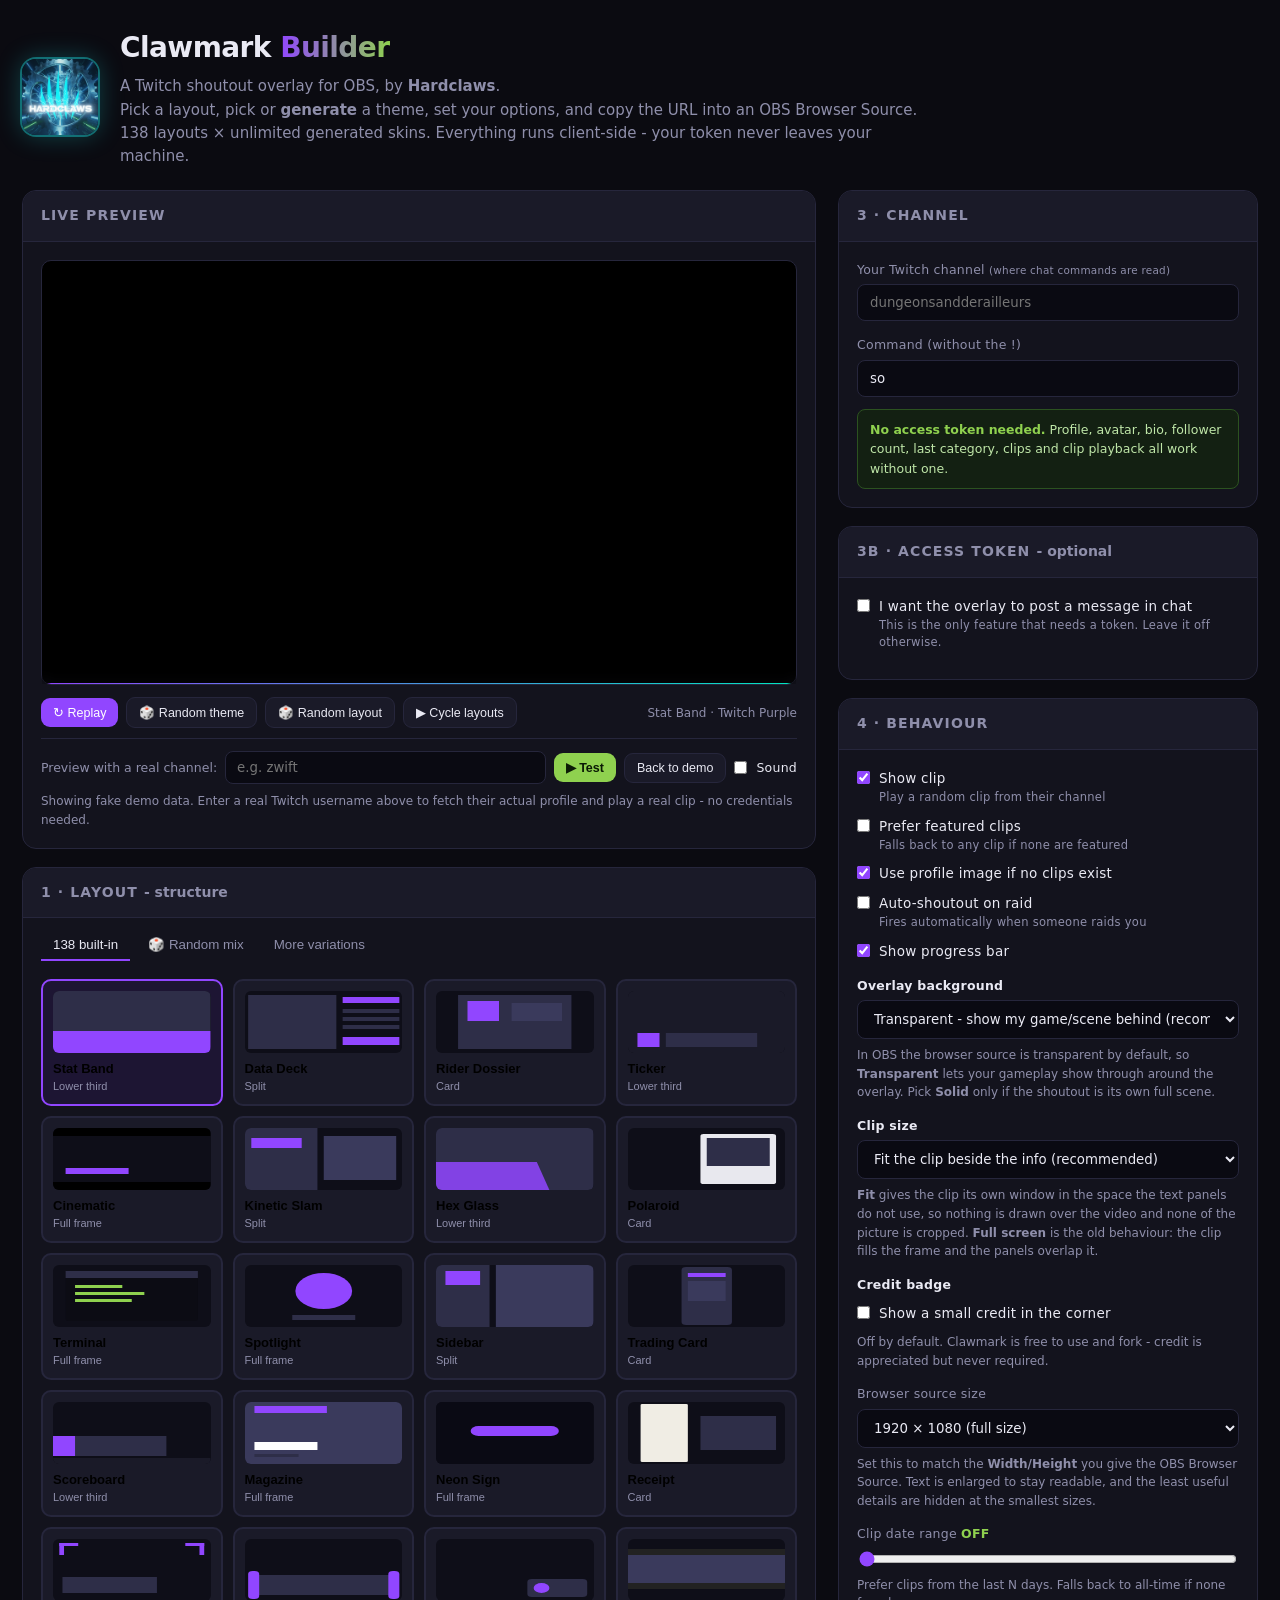
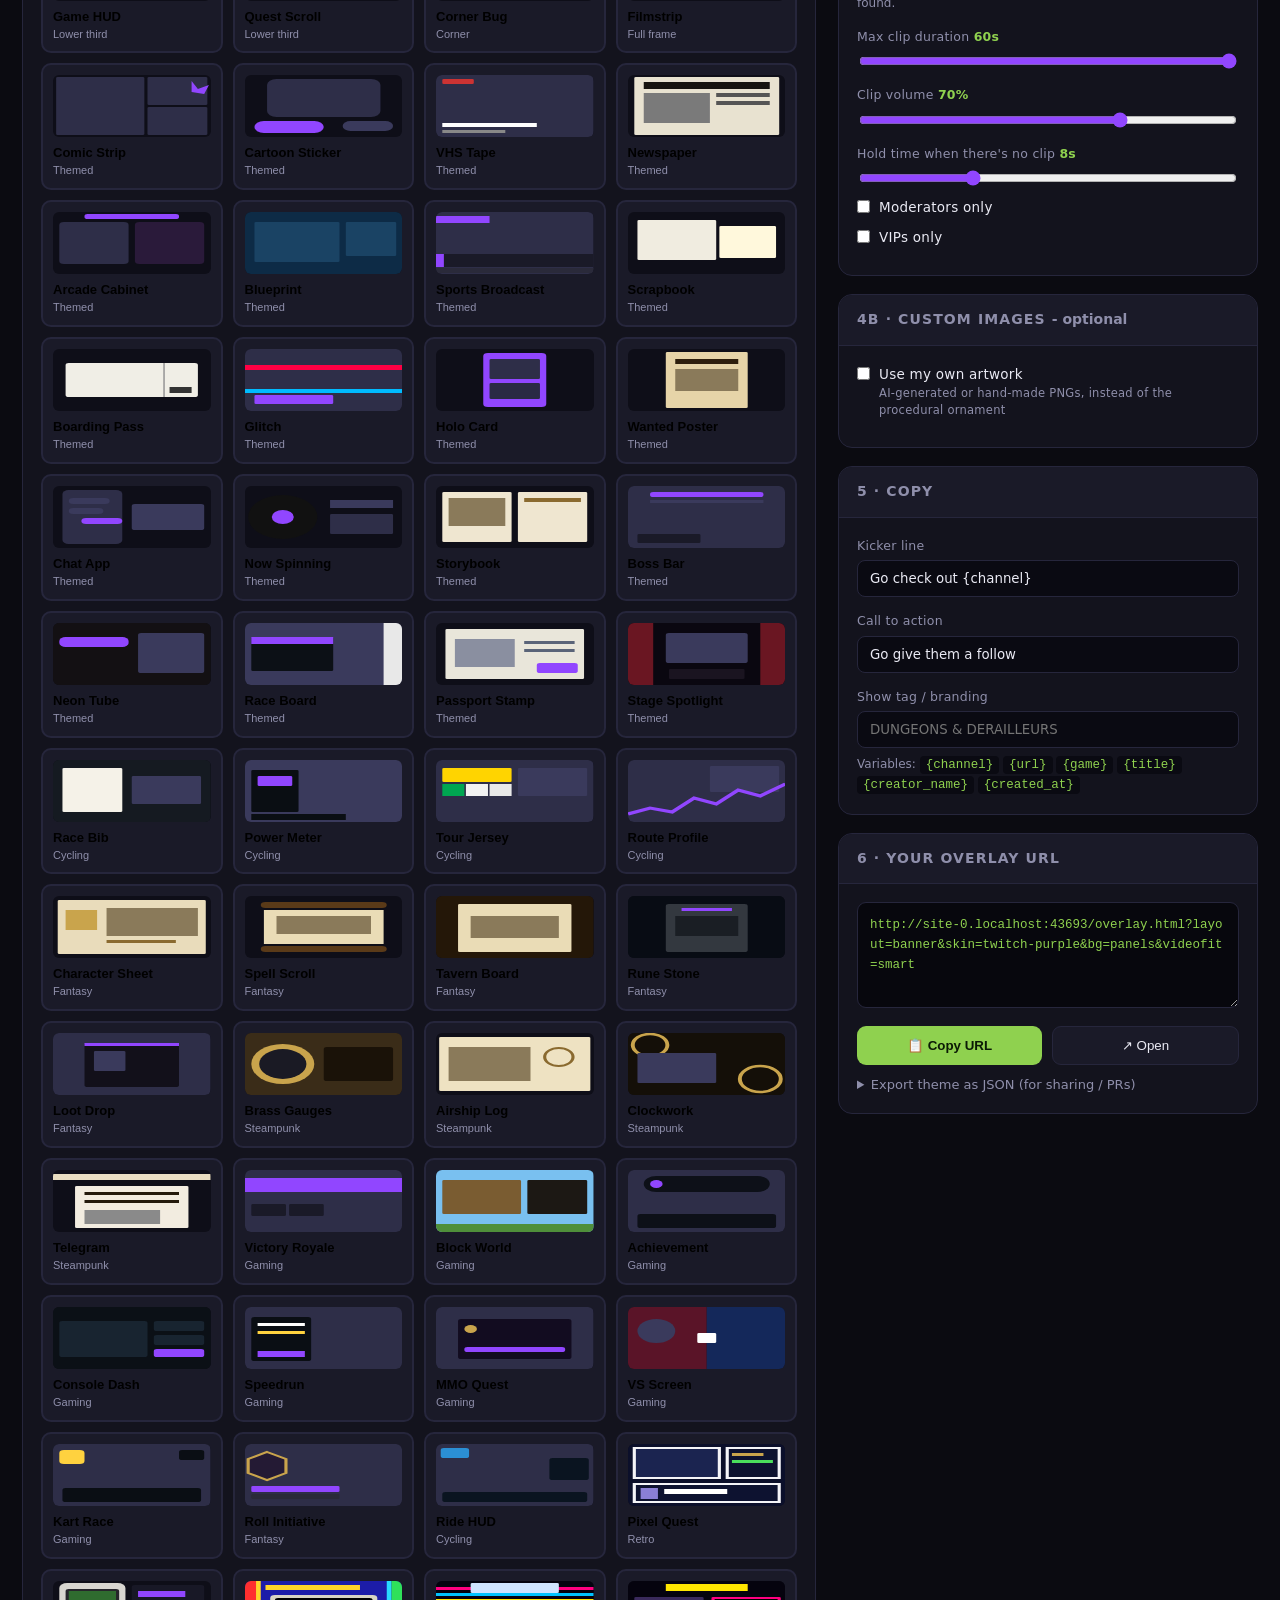
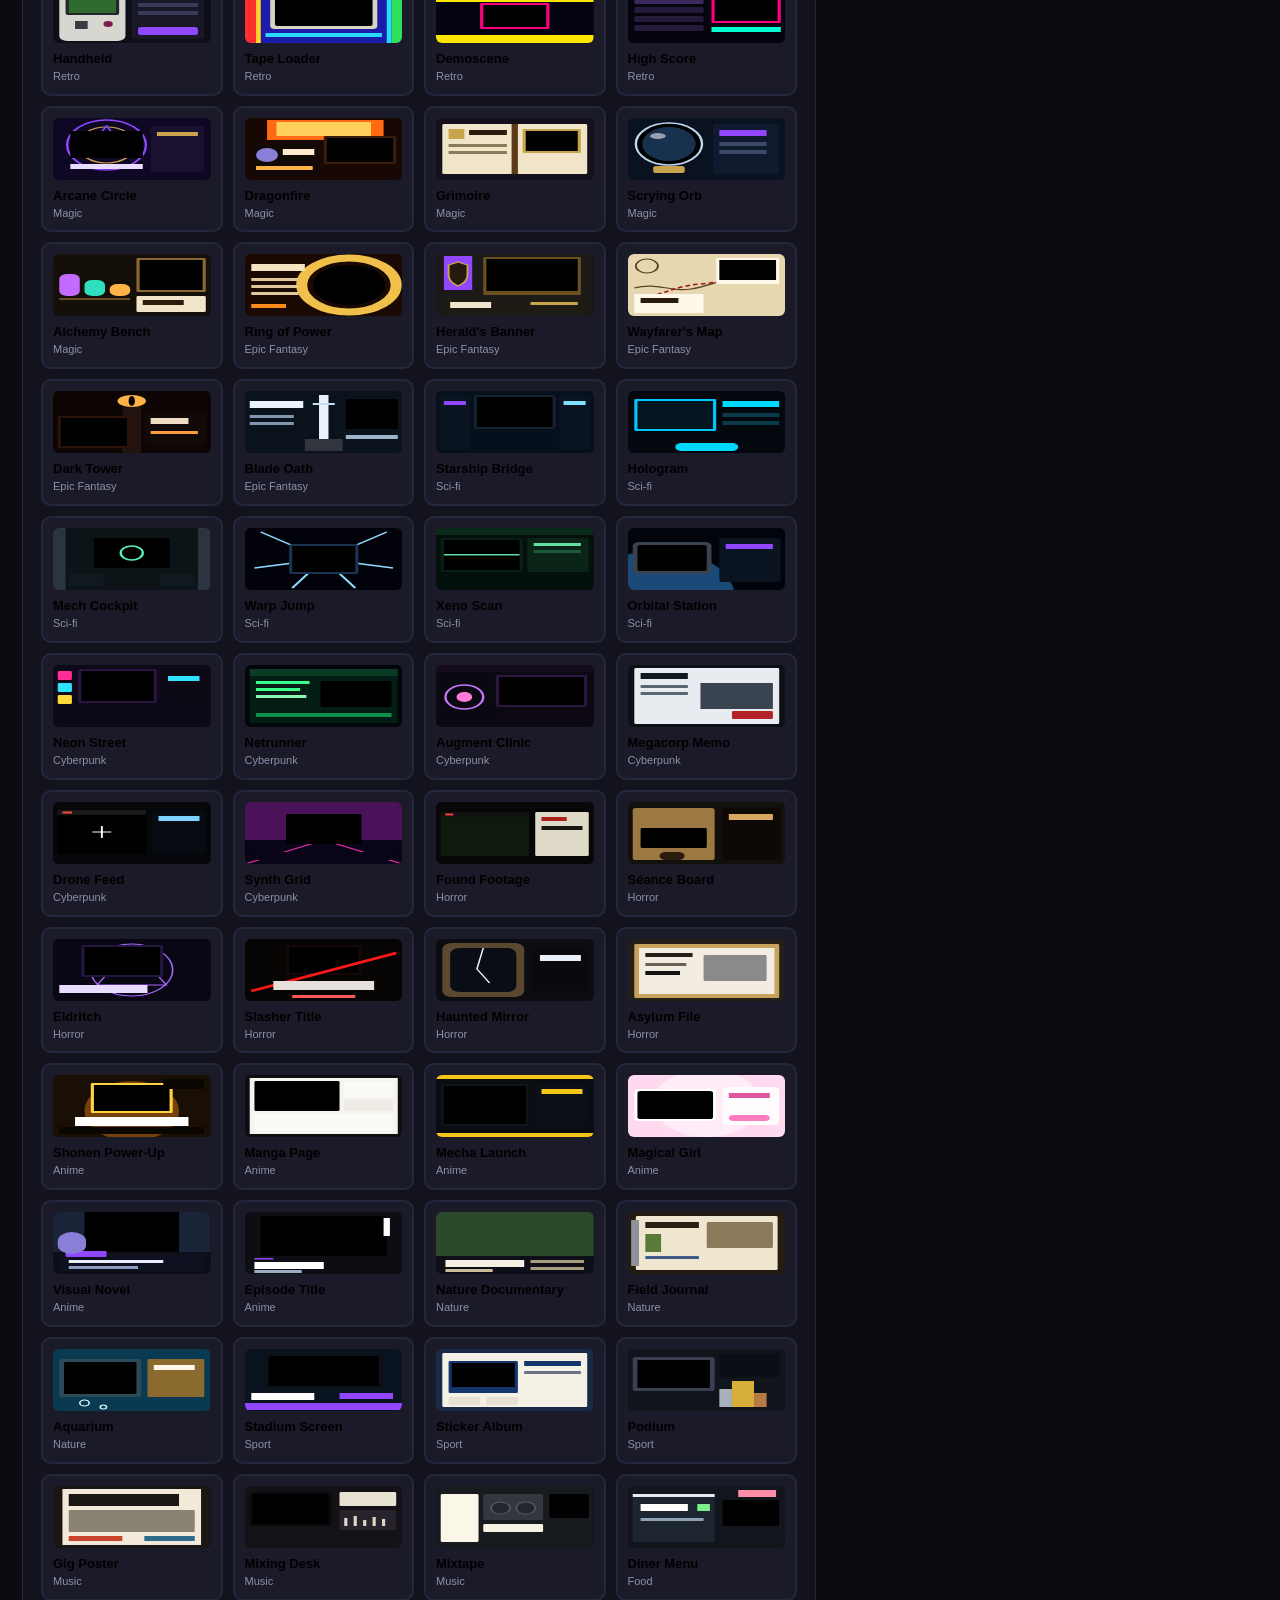
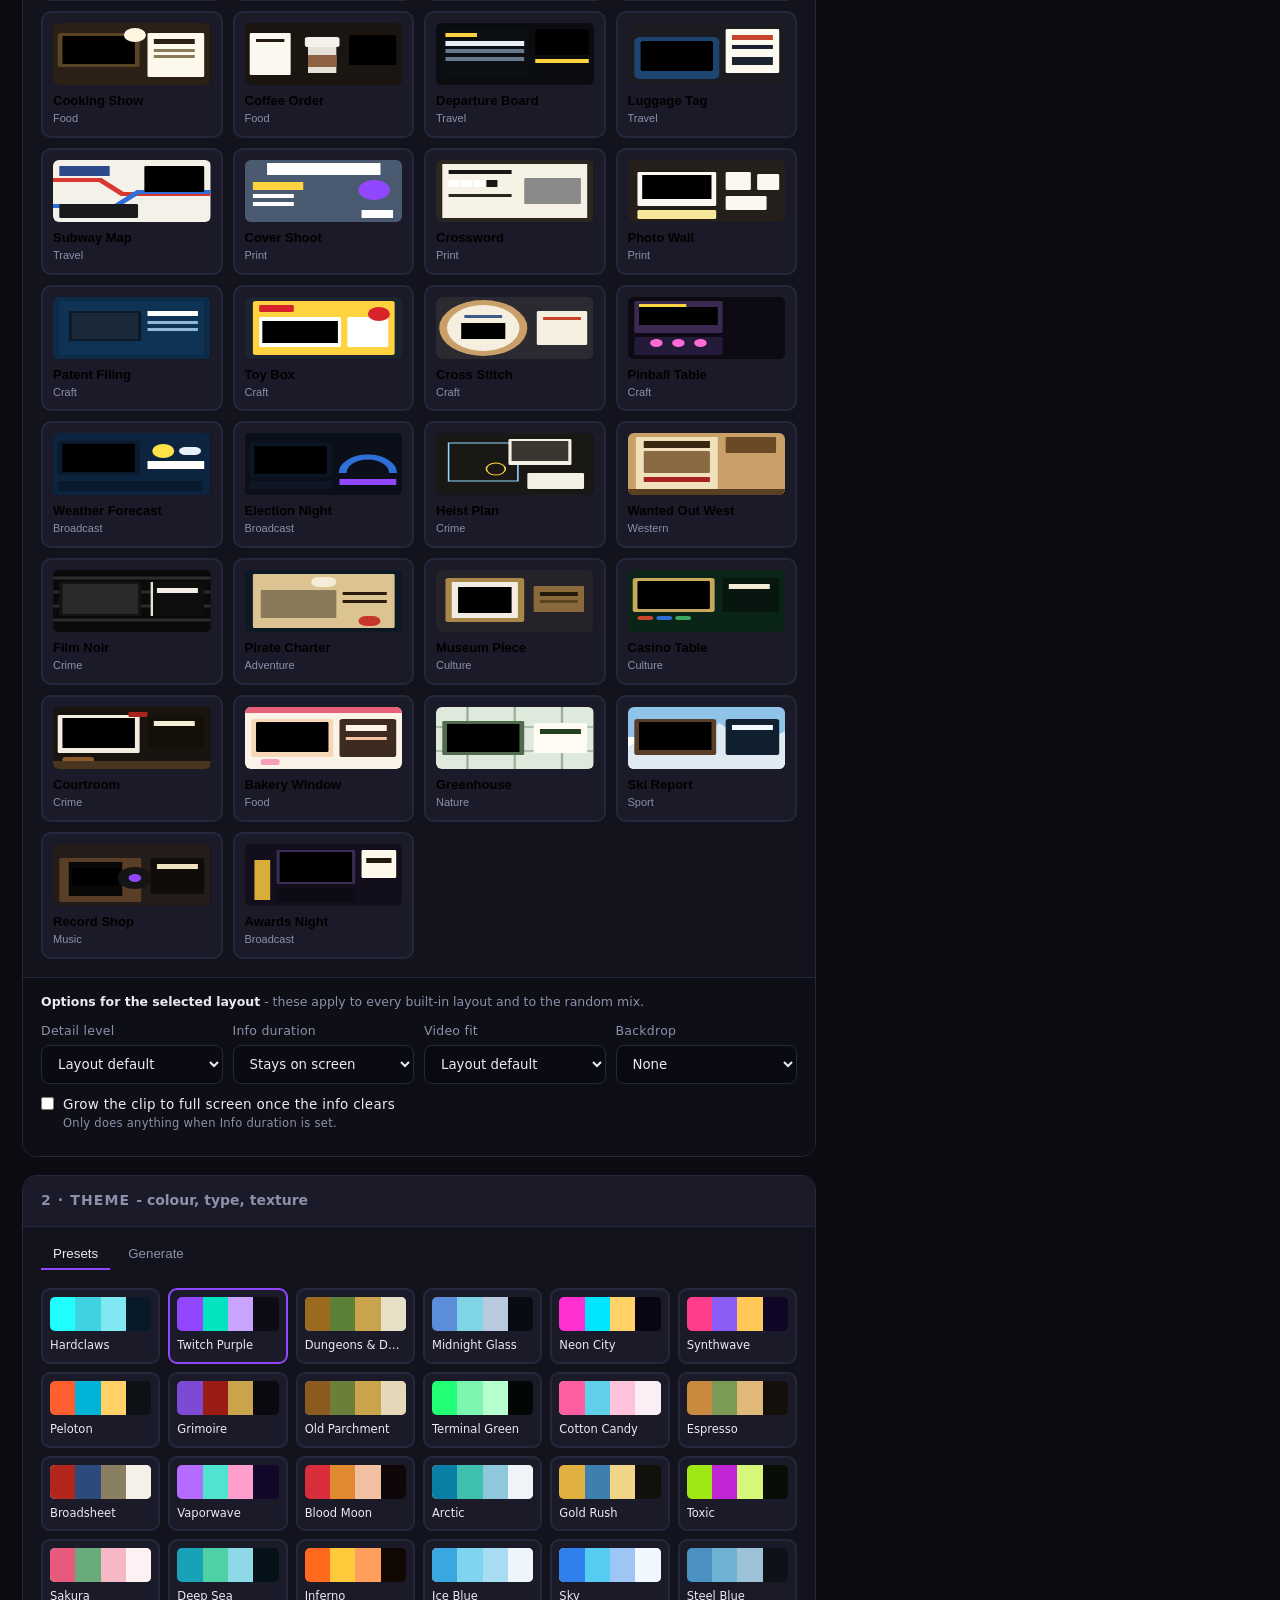
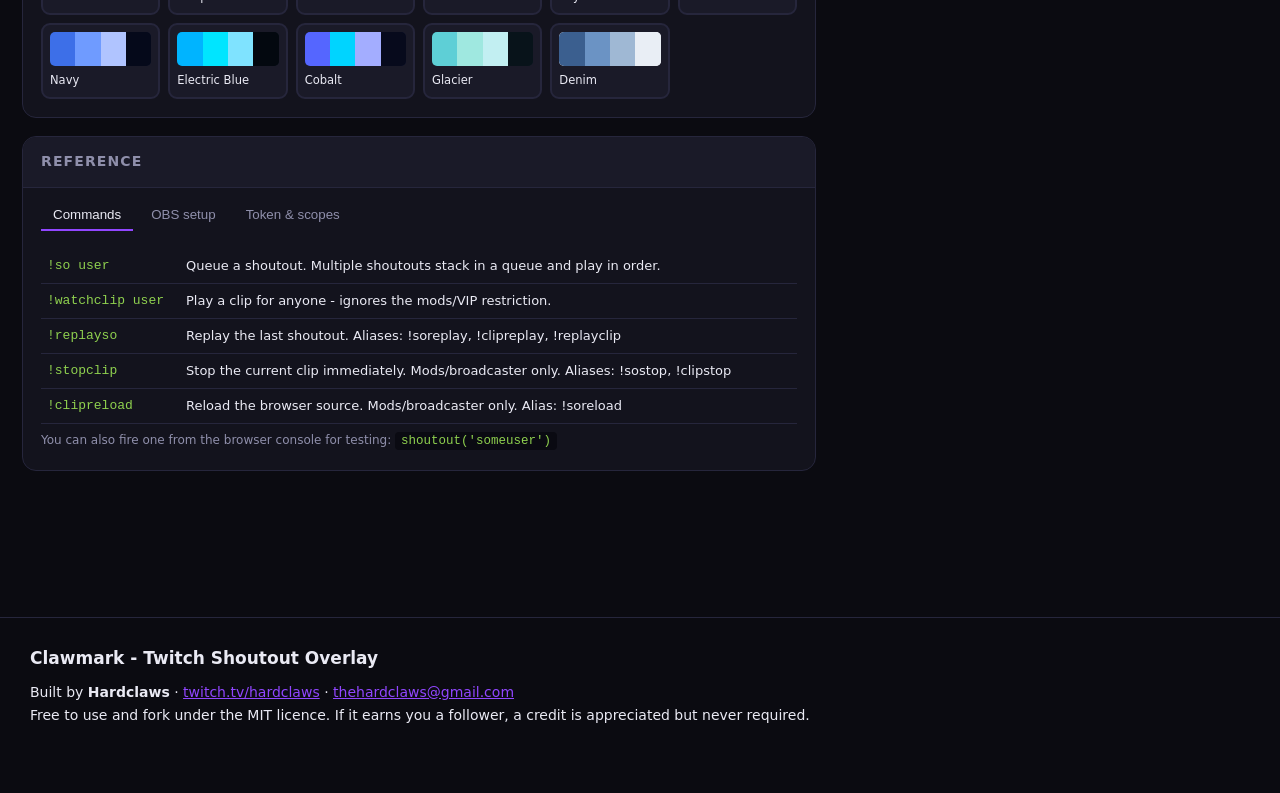
<file: index.html>
<!DOCTYPE html>
<html lang="en">
<head>
<meta charset="utf-8">
<meta name="viewport" content="width=device-width,initial-scale=1">
<title>Clawmark - Twitch Shoutout Overlay Builder</title>
<link rel="icon" href="favicon.ico" sizes="any">
<link rel="icon" type="image/png" href="assets/brand/icon-32.png" sizes="32x32">
<link rel="apple-touch-icon" href="assets/brand/icon-180.png">
<meta name="theme-color" content="#08192a">
<meta name="author" content="Hardclaws">
<meta property="og:title" content="Clawmark - Twitch Shoutout Overlay">
<meta property="og:description" content="138 hand-designed shoutout layouts for OBS. No access token required. By Hardclaws.">
<meta property="og:image" content="assets/brand/social-preview.png">
<meta property="og:type" content="website">
<meta name="twitter:card" content="summary_large_image">
<style>
  *{box-sizing:border-box}
  :root{
    --b:#0b0b11; --s:#13131d; --s2:#1a1a28; --l:#26263c;
    --t:#eaeaf4; --td:#8f8fab; --a:#9146ff; --g:#8fd14f;
  }
  body{margin:0;background:var(--b);color:var(--t);
    font:15px/1.55 "Inter","Segoe UI",system-ui,-apple-system,sans-serif}
  a{color:var(--a)}
  .wrap{max-width:1500px;margin:0 auto;padding:26px 22px 80px}
  header.top{margin-bottom:22px}
  h1{margin:0 0 6px;font-size:28px;letter-spacing:-.02em}
  h1 span{background:linear-gradient(90deg,var(--a),var(--g));-webkit-background-clip:text;background-clip:text;color:transparent}
  .lede{margin:0;color:var(--td);max-width:820px}

  .cols{display:grid;grid-template-columns:1fr 420px;gap:22px;align-items:start}
  @media(max-width:1100px){.cols{grid-template-columns:1fr}}

  .panel{background:var(--s);border:1px solid var(--l);border-radius:14px;overflow:hidden;margin-bottom:18px}
  .panel > h2{margin:0;padding:14px 18px;font-size:14px;letter-spacing:.08em;text-transform:uppercase;
    color:var(--td);border-bottom:1px solid var(--l);background:var(--s2)}
  .panel .in{padding:18px}

  /* preview */
  .stagebox{position:relative;width:100%;aspect-ratio:16/9;background:#000;overflow:hidden;
    border-radius:10px;border:1px solid var(--l)}
  .stagebox iframe{position:absolute;top:0;left:0;width:1920px;height:1080px;border:0;transform-origin:top left}
  .previewbar{display:flex;gap:8px;align-items:center;flex-wrap:wrap;margin-top:12px}

  /* layout grid */
  .lgrid{display:grid;grid-template-columns:repeat(auto-fill,minmax(150px,1fr));gap:10px}
  .lopt{background:var(--s2);border:2px solid var(--l);border-radius:10px;padding:10px;cursor:pointer;text-align:left}
  .lopt:hover{border-color:#3a3a60}
  .lopt.on{border-color:var(--a);background:#1d1533}
  .lopt.focus{box-shadow:0 0 0 2px var(--g)}
  .lopt.focus small{color:var(--g)!important}
  .lopt .thumb{height:62px;border-radius:6px;background:#0e0e18;margin-bottom:8px;position:relative;overflow:hidden}
  .lopt b{display:block;font-size:13px}
  .lopt small{display:block;color:var(--td);font-size:11px;line-height:1.35;margin-top:3px}

  /* skin swatches */
  .sgrid{display:grid;grid-template-columns:repeat(auto-fill,minmax(112px,1fr));gap:8px}
  .sopt{border:2px solid var(--l);border-radius:9px;padding:7px;cursor:pointer;background:var(--s2)}
  .sopt.on{border-color:var(--a)}
  .sopt .sw{height:34px;border-radius:5px;display:flex;overflow:hidden;margin-bottom:6px}
  .sopt .sw i{flex:1}
  .sopt span{font-size:11.5px;display:block;overflow:hidden;text-overflow:ellipsis;white-space:nowrap}

  label{display:block;font-size:12.5px;color:var(--td);margin:14px 0 5px;letter-spacing:.02em}
  label:first-child{margin-top:0}
  input[type=text],input[type=password],input[type=number],select,textarea{
    width:100%;background:#0a0a12;border:1px solid var(--l);color:var(--t);
    border-radius:8px;padding:10px 12px;font:14px inherit;font-family:inherit}
  input:focus,select:focus,textarea:focus{outline:0;border-color:var(--a)}
  .row{display:flex;gap:10px}.row>*{flex:1}
  .chk{display:flex;align-items:flex-start;gap:9px;margin:9px 0;cursor:pointer;font-size:13.5px;color:var(--t)}
  .chk input{margin:3px 0 0;accent-color:var(--a);flex:0 0 auto}
  .chk small{display:block;color:var(--td);font-size:11.5px}
  .rng{display:flex;align-items:center;gap:10px}
  .rng input[type=range]{flex:1;accent-color:var(--a)}
  .rng b{font-size:12.5px;color:var(--g);min-width:78px;text-align:right}

  .btn{background:var(--a);border:0;color:#fff;font:600 14px inherit;padding:11px 18px;
    border-radius:9px;cursor:pointer}
  .btn:hover{filter:brightness(1.12)}
  .btn.sec{background:var(--s2);border:1px solid var(--l);color:var(--t)}
  .btn.g{background:var(--g);color:#0b1a05;font-weight:700}
  .btn.sm{padding:7px 12px;font-size:12.5px}

  .out{width:100%;background:#07070d;border:1px solid var(--l);border-radius:9px;
    padding:12px;color:var(--g);font:12.5px/1.6 "JetBrains Mono",Consolas,monospace;
    word-break:break-all;min-height:90px;resize:vertical}
  .hint{font-size:12px;color:var(--td);margin-top:7px}
  .pickrow{display:flex;gap:8px;flex-wrap:wrap}
  .pick{background:var(--s2);border:2px solid var(--l);border-radius:10px;
    padding:9px 13px;cursor:pointer;color:var(--t);font:600 13px inherit;text-align:left;
    display:flex;flex-direction:column;gap:3px;min-width:96px}
  .pick:hover{border-color:#3a3a60}
  .pick.on{border-color:var(--a);background:#1d1533}
  .pick small{color:var(--td);font-size:10.5px;font-weight:400;line-height:1.3}
  .palgrid{display:grid;grid-template-columns:repeat(auto-fill,minmax(128px,1fr));gap:9px}
  .pal{border:2px solid var(--l);border-radius:10px;padding:0;cursor:pointer;overflow:hidden;
    background:var(--s2);text-align:left}
  .pal:hover{border-color:#3a3a60}
  .pal.on{border-color:var(--a);box-shadow:0 0 0 2px color-mix(in srgb,var(--a) 40%,transparent)}
  .pal .bars{display:flex;height:44px}
  .pal .bars i{flex:1}
  .pal .bars i.wide{flex:2.2}
  .pal span{display:block;padding:6px 9px;font:600 11.5px inherit;color:var(--t);
    overflow:hidden;text-overflow:ellipsis;white-space:nowrap}
  .ok{background:#132012;border:1px solid #2c5220;border-radius:8px;padding:10px 12px;
    font-size:12.5px;margin-top:12px;color:#bfe6a8}
  .ok b{color:var(--g)}
  .warn{background:#2a1608;border:1px solid #5a3312;color:#f0c088;
    border-radius:8px;padding:10px 12px;font-size:12.5px;margin-top:10px}
  details{margin-top:10px}summary{cursor:pointer;color:var(--td);font-size:13px}
  .tabs{display:flex;gap:6px;padding:12px 18px 0}
  .tab{background:none;border:0;border-bottom:2px solid transparent;color:var(--td);
    padding:7px 12px;cursor:pointer;font:600 13px inherit}
  .tab.on{color:var(--t);border-color:var(--a)}
  .tabc{display:none;padding:18px}.tabc.on{display:block}
  code{background:#0a0a12;padding:2px 6px;border-radius:4px;font-size:12.5px;color:var(--g)}
  .kbd{background:var(--s2);border:1px solid var(--l);border-bottom-width:2px;border-radius:5px;
    padding:1px 6px;font-size:12px}
  table{width:100%;border-collapse:collapse;font-size:13px}
  td{padding:7px 6px;border-bottom:1px solid var(--l);vertical-align:top}
  td:first-child{color:var(--g);font-family:monospace;white-space:nowrap;width:1%;padding-right:16px}
</style>
</head>
<body>
<div class="wrap">

<header class="top" style="display:flex;align-items:center;gap:22px;flex-wrap:wrap">
  <img src="assets/brand/icon-180.png" alt="Clawmark" width="76" height="76"
       style="border-radius:14px;box-shadow:0 0 0 2px rgba(31,253,255,.35),0 0 26px rgba(31,253,255,.25)">
  <div style="min-width:0;flex:1">
  <h1>Clawmark <span>Builder</span></h1>
  <p class="lede">A Twitch shoutout overlay for OBS, by <b>Hardclaws</b>.<br>
  Pick a layout, pick or <b>generate</b> a theme, set your options, and copy the URL into an OBS Browser Source.<br>
  138 layouts × unlimited generated skins. Everything runs client-side - your token never leaves your machine.</p>
  </div>
</header>

<div class="cols">
  <!-- ======================= LEFT ======================= -->
  <div>
    <div class="panel">
      <h2>Live preview</h2>
      <div class="in">
        <div class="stagebox"><iframe id="pv"></iframe></div>
        <div class="previewbar">
          <button class="btn sm" id="replay">↻ Replay</button>
          <button class="btn sm sec" id="shuffle" title="Pick a random colour theme - the layout stays the same">🎲 Random theme</button>
          <button class="btn sm sec" id="randlayout" title="Jump to a random layout - the theme stays the same">🎲 Random layout</button>
          <button class="btn sm sec" id="cycle">▶ Cycle layouts</button>
          <span class="hint" style="margin:0 0 0 auto" id="pvinfo"></span>
        </div>
        <div style="display:flex;gap:8px;align-items:center;margin-top:10px;
             border-top:1px solid var(--l);padding-top:12px;flex-wrap:wrap">
          <span style="font-size:12.5px;color:var(--td);flex:0 0 auto">Preview with a real channel:</span>
          <input type="text" id="pvuser" placeholder="e.g. zwift" style="flex:1;min-width:150px;
            background:#0a0a12;border:1px solid var(--l);color:var(--t);border-radius:8px;
            padding:8px 11px;font:13px inherit">
          <button class="btn sm g" id="pvgo">▶ Test</button>
          <button class="btn sm sec" id="pvdemo">Back to demo</button>
          <label class="chk" style="margin:0;flex:0 0 auto;font-size:12.5px">
            <input type="checkbox" id="pvsound"><span>Sound</span></label>
        </div>
        <div class="hint" id="pvstatus" style="margin-top:8px">
          Showing fake demo data. Enter a real Twitch username above to fetch their actual
          profile and play a real clip - no credentials needed.
        </div>
      </div>
    </div>

    <div class="panel">
      <h2>1 · Layout <span style="color:var(--td);text-transform:none;letter-spacing:0">- structure</span></h2>
      <div class="tabs">
        <button class="tab on" data-tab="builtin">138 built-in</button>
        <button class="tab" data-tab="random">🎲 Random mix</button>
        <button class="tab" data-tab="genlayout">More variations</button>
      </div>
      <div class="tabc on" id="tab-builtin">
        <div class="lgrid" id="lgrid"></div>
      </div>

      <div class="tabc" id="tab-random">
        <div class="hint" style="margin-top:0">Tick the layouts you like. Each shoutout picks
          one at random, so it changes every time. The same layout never plays twice in a row.</div>
        <div style="display:flex;gap:8px;flex-wrap:wrap;margin:12px 0">
          <button class="btn sec sm" id="rAll">Select all</button>
          <button class="btn sec sm" id="rNone">Clear</button>
          <button class="btn sec sm" id="rThemed">Themed only</button>
          <button class="btn sec sm" id="rClassic">Classic only</button>
          <button class="btn sec sm" id="rRetro">Retro only</button>
          <button class="btn sec sm" id="rMagic">Magic &amp; dragons</button>
          <button class="btn sec sm" id="rEpic">Epic fantasy</button>
          <button class="btn sec sm" id="rAllFantasy">All fantasy</button>
          <button class="btn sec sm" id="rScifi">Sci-fi &amp; cyberpunk</button>
          <button class="btn sec sm" id="rHorror">Horror</button>
          <button class="btn sec sm" id="rAnime">Anime</button>
          <button class="btn sec sm" id="rIRL">Nature, sport &amp; food</button>
          <button class="btn sec sm" id="rMedia">Print &amp; broadcast</button>
          <span class="hint" id="rCount" style="margin:0 0 0 auto"></span>
        </div>
        <div class="lgrid" id="rgrid"></div>
        <div id="rEditor" style="display:none;margin-top:14px;padding:14px 16px;
             background:#0e0e17;border:1px solid var(--l);border-radius:10px">
          <div style="display:flex;align-items:center;gap:10px;margin-bottom:10px">
            <b id="rEditName" style="font-size:13.5px"></b>
            <span class="hint" style="margin:0">- options just for this layout</span>
            <button class="btn sec sm" id="rEditClose" style="margin-left:auto">Done</button>
          </div>
          <div style="display:flex;gap:10px;flex-wrap:wrap">
            <div style="flex:1;min-width:140px"><label style="margin-top:0">Detail</label>
              <select id="rDetail"><option value="">Use global</option>
                <option value="m">Minimal</option><option value="s">Standard</option>
                <option value="r">Rich</option></select></div>
            <div style="flex:1;min-width:140px"><label style="margin-top:0">Info duration</label>
              <select id="rHold"><option value="">Use global</option>
                <option value="a">Stays</option><option value="l">8s</option>
                <option value="m">5s</option><option value="s">3s</option></select></div>
            <div style="flex:1;min-width:140px"><label style="margin-top:0">Video fit</label>
              <select id="rFit"><option value="">Use global</option>
                <option value="n">Letterbox</option><option value="c">Fill</option></select></div>
            <div style="flex:1;min-width:140px"><label style="margin-top:0">Backdrop</label>
              <select id="rBackdrop"><option value="">Use global</option>
                <option value="n">None</option><option value="b">Blur</option>
                <option value="d">Dim</option><option value="s">Scrim</option></select></div>
            <div style="flex:1;min-width:140px"><label style="margin-top:0">Expand on clear</label>
              <select id="rExpand"><option value="">Use global</option>
                <option value="1">Yes</option><option value="0">No</option></select></div>
          </div>
        </div>
      </div>
      <div id="layoutopts" style="padding:14px 18px;border-top:1px solid var(--l);
           background:#0e0e17">
        <div style="font-size:12.5px;color:var(--td);margin-bottom:10px">
          <b style="color:var(--t)">Options for the selected layout</b> - these apply to every
          built-in layout and to the random mix.</div>
        <div style="display:flex;gap:10px;flex-wrap:wrap">
          <div style="flex:1;min-width:150px">
            <label style="margin-top:0">Detail level</label>
            <select id="oDetail">
              <option value="">Layout default</option>
              <option value="minimal">Minimal - name + one stat</option>
              <option value="standard">Standard</option>
              <option value="rich">Rich - everything</option>
            </select>
          </div>
          <div style="flex:1;min-width:150px">
            <label style="margin-top:0">Info duration</label>
            <select id="oHold">
              <option value="">Stays on screen</option>
              <option value="long">Clear after 8s</option>
              <option value="medium">Clear after 5s</option>
              <option value="short">Clear after 3s</option>
            </select>
          </div>
          <div style="flex:1;min-width:150px">
            <label style="margin-top:0">Video fit</label>
            <select id="oFit">
              <option value="">Layout default</option>
              <option value="contain">Letterbox - never crop</option>
              <option value="cover">Fill - may crop</option>
            </select>
          </div>
          <div style="flex:1;min-width:150px">
            <label style="margin-top:0">Backdrop</label>
            <select id="oBackdrop">
              <option value="">None</option>
              <option value="blur">Blurred</option>
              <option value="dim">Dimmed</option>
              <option value="scrim">Gradient scrim</option>
            </select>
          </div>
        </div>
        <label class="chk" style="margin-top:10px"><input type="checkbox" id="oExpand">
          <span>Grow the clip to full screen once the info clears
          <small>Only does anything when Info duration is set.</small></span></label>
      </div>

      <div class="tabc" id="tab-genlayout">
        <div class="hint" style="margin-top:0">Structural variations built from the layout
          engine - different clip framing, info placement, panel style, entrance and detail
          level. Filter the set, or leave everything on and browse.</div>

        <div style="display:flex;gap:10px;flex-wrap:wrap;margin:14px 0 4px">
          <div style="flex:1;min-width:150px">
            <label style="margin-top:0">Clip framing</label>
            <select id="fFrame">
              <option value="">Any</option>
              <option value="fullbleed">Full bleed</option>
              <option value="window">Floating window</option>
              <option value="split">Split screen</option>
              <option value="portrait">Tall pillar</option>
              <option value="strip">Wide strip</option>
              <option value="card">Card</option>
              <option value="inset">Inset over blur</option>
            </select>
          </div>
          <div style="flex:1;min-width:150px">
            <label style="margin-top:0">Info position</label>
            <select id="fPos">
              <option value="">Any</option>
              <option value="bottom">Bottom</option><option value="top">Top</option>
              <option value="left">Left</option><option value="right">Right</option>
              <option value="centre">Centre</option><option value="corner">Corner</option>
            </select>
          </div>
          <div style="flex:1;min-width:150px">
            <label style="margin-top:0">Detail level</label>
            <select id="fDens">
              <option value="">Any</option>
              <option value="minimal">Minimal</option>
              <option value="standard">Standard</option>
              <option value="rich">Rich</option>
            </select>
          </div>
          <div style="flex:1;min-width:150px">
            <label style="margin-top:0">Info duration</label>
            <select id="fHold">
              <option value="">Any</option>
              <option value="always">Stays on screen</option>
              <option value="long">Clears after 8s</option>
              <option value="medium">Clears after 5s</option>
              <option value="short">Clears after 3s</option>
            </select>
          </div>
          <div style="flex:1;min-width:150px">
            <label style="margin-top:0">Video fit</label>
            <select id="fFit">
              <option value="">Any</option>
              <option value="contain">Letterbox (never crop)</option>
              <option value="cover">Fill (may crop)</option>
            </select>
          </div>
          <div style="flex:1;min-width:150px">
            <label style="margin-top:0">Ornament</label>
            <select id="fOrn">
              <option value="">Any</option>
              <option value="none">None</option>
              <option value="behind">Behind</option>
              <option value="corner">Corner</option>
              <option value="flank">Flanking</option>
              <option value="orbit">Orbit</option>
            </select>
          </div>
        </div>

        <div style="margin-top:12px;display:flex;gap:8px;flex-wrap:wrap;align-items:center">
          <button class="btn g sm" id="lgen">Show variations</button>
          <button class="btn sec sm" id="lmore">Load 12 more</button>
          <button class="btn sec sm" id="lreset">Reset filters</button>
          <span class="hint" id="lcount" style="margin:0 0 0 auto"></span>
        </div>

        <div class="lgrid" id="lgengrid" style="margin-top:14px"></div>
        <div class="hint" id="lgeninfo" style="margin-top:10px"></div>
      </div>
    </div>

    <div class="panel">
      <h2>2 · Theme <span style="color:var(--td);text-transform:none;letter-spacing:0">- colour, type, texture</span></h2>
      <div class="tabs">
        <button class="tab on" data-tab="preset">Presets</button>
        <button class="tab" data-tab="gen">Generate</button>
      </div>
      <div class="tabc on" id="tab-preset">
        <div class="sgrid" id="sgrid"></div>
      </div>
      <div class="tabc" id="tab-gen">
        <div class="hint" style="margin-top:0">Click things. Every choice shows you the
          result - there are no colour codes to work out.</div>

        <label style="margin-top:16px">Colour</label>
        <div id="paletteGrid"></div>

        <label style="margin-top:18px">Mood</label>
        <div id="moodRow" class="pickrow"></div>

        <label style="margin-top:18px">Type</label>
        <div id="typeRow" class="pickrow"></div>

        <label style="margin-top:18px">Shape</label>
        <div id="shapeRow" class="pickrow"></div>

        <label style="margin-top:18px">Overlay background</label>
        <div id="bgRow" class="pickrow"></div>

        <div id="cWarn"></div>

        <div style="margin-top:16px;display:flex;gap:8px;flex-wrap:wrap;align-items:center">
          <button class="btn sec sm" id="cRandomTheme">🎲 Surprise me</button>
          <button class="btn sec sm" id="cCustomToggle">Pick my own colour</button>
          <input type="color" id="cAccent" value="#9146ff"
            style="display:none;width:48px;height:36px;padding:2px;background:#0a0a12;
                   border:1px solid var(--l);border-radius:8px;cursor:pointer">
        </div>
      </div>
    </div>

    <div class="panel">
      <h2>Reference</h2>
      <div class="tabs">
        <button class="tab on" data-tab="cmds">Commands</button>
        <button class="tab" data-tab="obs">OBS setup</button>
        <button class="tab" data-tab="scopes">Token &amp; scopes</button>
      </div>
      <div class="tabc on" id="tab-cmds"><table>
        <tr><td>!<span id="cmdname">so</span> user</td><td>Queue a shoutout. Multiple shoutouts stack in a queue and play in order.</td></tr>
        <tr><td>!watchclip user</td><td>Play a clip for anyone - ignores the mods/VIP restriction.</td></tr>
        <tr><td>!replayso</td><td>Replay the last shoutout. Aliases: !soreplay, !clipreplay, !replayclip</td></tr>
        <tr><td>!stopclip</td><td>Stop the current clip immediately. Mods/broadcaster only. Aliases: !sostop, !clipstop</td></tr>
        <tr><td>!clipreload</td><td>Reload the browser source. Mods/broadcaster only. Alias: !soreload</td></tr>
      </table>
      <div class="hint">You can also fire one from the browser console for testing: <code>shoutout('someuser')</code></div>
      </div>
      <div class="tabc" id="tab-obs">
        <p style="margin-top:0">Add a <b>Browser Source</b> and paste the generated URL. Set:</p>
        <table>
          <tr><td>Width × Height</td><td>1920 × 1080 - then scale the source in your scene, don't change these</td></tr>
          <tr><td>Shutdown source when not visible</td><td><b>✓ on</b> - stops audio playing on hidden scenes</td></tr>
          <tr><td>Refresh browser when scene becomes active</td><td><b>✓ on</b> - reconnects chat reliably</td></tr>
          <tr><td>Control audio via OBS</td><td><b>✓ on</b> - clip audio becomes a normal mixer channel</td></tr>
        </table>
        <div class="warn">Clip audio needs "Control audio via OBS" ticked or you won't hear it. If clips are silent on your stream but audible locally, that's the setting.</div>
      </div>
      <div class="tabc" id="tab-scopes">
        <p style="margin-top:0">Generate a token with these scopes (an implicit-grant token is fine):</p>
        <table>
          <tr><td>(none)</td><td>Profile, clips, category, live status, account age - all work with just a valid token</td></tr>
          <tr><td>moderator:read:followers</td><td>Follower counts. Only returns data for channels you moderate - otherwise the stat is hidden automatically</td></tr>
          <tr><td>user:write:chat</td><td>Only if you enable "post shoutout message in chat"</td></tr>
        </table>
        <div class="warn"><b>Follower counts are restricted by Twitch.</b> The API only returns them for channels you moderate. For everyone else these layouts hide the stat rather than show a zero - this is a Twitch policy limit, not a bug.</div>
      </div>
    </div>
  </div>

  <!-- ======================= RIGHT ======================= -->
  <div>
    <div class="panel">
      <h2>3 · Channel</h2>
      <div class="in">
        <label>Your Twitch channel <small style="color:var(--td)">(where chat commands are read)</small></label>
        <input type="text" id="channel" placeholder="dungeonsandderailleurs">
        <label>Command (without the !)</label>
        <input type="text" id="cmd" value="so">
        <div class="ok">
          <b>No access token needed.</b> Profile, avatar, bio, follower count, last category,
          clips and clip playback all work without one.
        </div>
      </div>
    </div>

    <div class="panel">
      <h2>3b · Access token <span style="color:var(--td);text-transform:none;letter-spacing:0">- optional</span></h2>
      <div class="in">
        <label class="chk" style="margin-top:0"><input type="checkbox" id="usetoken">
          <span>I want the overlay to post a message in chat
          <small>This is the only feature that needs a token. Leave it off otherwise.</small></span></label>

        <div id="tokfields" style="display:none;border-top:1px solid var(--l);margin-top:12px;padding-top:14px">
          <a class="btn sm" href="token.html" target="_blank" style="text-decoration:none;display:inline-block;margin-bottom:6px">
            🔑 Get a Client ID &amp; token →</a>
          <label>Client ID</label>
          <input type="text" id="clientid" placeholder="from dev.twitch.tv or your token generator">
          <label>Access token</label>
          <input type="password" id="token" placeholder="oauth token">
          <div class="hint">Both must come from the <b>same</b> app, or Twitch returns 401.
          Stored only in your browser and in the URL you generate.</div>
          <label>Message to post in chat</label>
          <input type="text" id="chatmsg" placeholder="Go check out {channel}! They were playing {game} - {url}">
        </div>
      </div>
    </div>

    <div class="panel">
      <h2>4 · Behaviour</h2>
      <div class="in">
        <label class="chk"><input type="checkbox" id="clip" checked><span>Show clip<small>Play a random clip from their channel</small></span></label>
        <label class="chk"><input type="checkbox" id="featured"><span>Prefer featured clips<small>Falls back to any clip if none are featured</small></span></label>
        <label class="chk"><input type="checkbox" id="fallback" checked><span>Use profile image if no clips exist</span></label>
        <label class="chk"><input type="checkbox" id="raid"><span>Auto-shoutout on raid
          <small>Fires automatically when someone raids you</small></span></label>
        <div id="raidopts" style="display:none;padding-left:28px;border-left:2px solid var(--l);margin:4px 0 10px">
          <label>Minimum raiders <b id="raidcountv" style="color:var(--g);font-weight:600">any</b></label>
          <div class="rng"><input type="range" id="raidcount" min="0" max="100" value="0"></div>
          <label>Delay before firing <b id="raiddelayv" style="color:var(--g);font-weight:600">0s</b></label>
          <div class="rng"><input type="range" id="raiddelay" min="0" max="60" value="0"></div>
          <div class="hint">A delay lets your own raid alert play first.</div>
        </div>
        <label class="chk"><input type="checkbox" id="progress" checked><span>Show progress bar</span></label>

        <label><b style="color:var(--t)">Overlay background</b></label>
        <select id="obg">
          <option value="panels">Transparent - show my game/scene behind (recommended)</option>
          <option value="none">Solid - overlay fills the whole screen</option>
          <option value="full">Fully transparent - text and clip only, no panels</option>
        </select>
        <div class="hint">In OBS the browser source is transparent by default, so
          <b>Transparent</b> lets your gameplay show through around the overlay.
          Pick <b>Solid</b> only if the shoutout is its own full scene.</div>

        <label><b style="color:var(--t)">Clip size</b></label>
        <select id="ovfit">
          <option value="smart">Fit the clip beside the info (recommended)</option>
          <option value="shrink">Smaller clip, more room for the info</option>
          <option value="cover">Full screen clip, info sits on top</option>
        </select>
        <div class="hint"><b>Fit</b> gives the clip its own window in the space the
          text panels do not use, so nothing is drawn over the video and none of the
          picture is cropped. <b>Full screen</b> is the old behaviour: the clip fills
          the frame and the panels overlap it.</div>

        <label><b style="color:var(--t)">Credit badge</b></label>
        <label class="chk"><input type="checkbox" id="ocredit"><span>Show a small credit in the corner</span></label>
        <div id="creditrow" style="display:none;margin-top:8px">
          <input id="ocredittext" placeholder="Clawmark by Hardclaws">
          <div class="hint">Leave blank for the default. This sits in the bottom-right,
            never over the clip, and fades in after the shoutout starts.</div>
        </div>
        <div class="hint">Off by default. Clawmark is free to use and fork - credit is
          appreciated but never required.</div>

        <label>Browser source size</label>
        <select id="osize">
          <option value="">1920 × 1080 (full size)</option>
          <option value="1280x720">1280 × 720</option>
          <option value="960x540">960 × 540</option>
          <option value="854x480">854 × 480</option>
          <option value="640x360">640 × 360 (small)</option>
        </select>
        <div class="hint">Set this to match the <b>Width/Height</b> you give the OBS Browser
          Source. Text is enlarged to stay readable, and the least useful details are hidden
          at the smallest sizes.</div>



        <label>Clip date range <b id="daysv" style="color:var(--g);font-weight:600">OFF</b></label>
        <div class="rng"><input type="range" id="days" min="0" max="365" value="0"></div>
        <div class="hint">Prefer clips from the last N days. Falls back to all-time if none found.</div>

        <label>Max clip duration <b id="maxv" style="color:var(--g);font-weight:600">60s</b></label>
        <div class="rng"><input type="range" id="max" min="5" max="60" value="60"></div>

        <label>Clip volume <b id="volv" style="color:var(--g);font-weight:600">70%</b></label>
        <div class="rng"><input type="range" id="vol" min="0" max="100" value="70"></div>

        <label>Hold time when there's no clip <b id="holdv" style="color:var(--g);font-weight:600">8s</b></label>
        <div class="rng"><input type="range" id="hold" min="3" max="20" value="8"></div>

        <label class="chk"><input type="checkbox" id="mods"><span>Moderators only</span></label>
        <label class="chk"><input type="checkbox" id="vips"><span>VIPs only</span></label>
      </div>
    </div>

    <div class="panel">
      <h2>4b · Custom images <span style="color:var(--td);text-transform:none;letter-spacing:0">- optional</span></h2>
      <div class="in">
        <label class="chk" style="margin-top:0"><input type="checkbox" id="useassets">
          <span>Use my own artwork
          <small>AI-generated or hand-made PNGs, instead of the procedural ornament</small></span></label>
        <div id="assetfields" style="display:none;border-top:1px solid var(--l);margin-top:12px;padding-top:14px">
          <label>Ornament / emblem image</label>
          <input type="text" id="asset" placeholder="assets/emblem.png">
          <label>Backplate image</label>
          <input type="text" id="backplate" placeholder="assets/parchment.png">
          <div class="hint">Relative path or full URL. Bake AI images to transparent PNGs first:
            <code>python tools/bake-asset.py raw.png --out assets/emblem.png</code>
            - see <b>docs/AI-ASSETS.md</b>.</div>
          <div class="warn">Generate artwork <b>once</b> and ship it. Calling an image API at
            shoutout time would add 3-20s of delay, cost per shoutout, and put an API key in
            your browser-source URL.</div>
        </div>
      </div>
    </div>

    <div class="panel">
      <h2>5 · Copy</h2>
      <div class="in">
        <label>Kicker line</label>
        <input type="text" id="kicker" value="Go check out {channel}">
        <label>Call to action</label>
        <input type="text" id="cta" value="Go give them a follow">
        <label>Show tag / branding</label>
        <input type="text" id="tag" placeholder="DUNGEONS & DERAILLEURS">
        <div class="hint">Variables: <code>{channel}</code> <code>{url}</code> <code>{game}</code> <code>{title}</code> <code>{creator_name}</code> <code>{created_at}</code></div>
      </div>
    </div>

    <div class="panel">
      <h2>6 · Your overlay URL</h2>
      <div class="in">
        <textarea class="out" id="url" readonly rows="4"></textarea>
        <div class="row" style="margin-top:10px">
          <button class="btn g" id="copy">📋 Copy URL</button>
          <button class="btn sec" id="open">↗ Open</button>
        </div>
        <details>
          <summary>Export theme as JSON (for sharing / PRs)</summary>
          <textarea class="out" id="json" readonly rows="6" style="margin-top:8px;color:var(--td)"></textarea>
        </details>
      </div>
    </div>
  </div>
</div>
</div>

<script src="src/skins.js"></script>
<script src="src/layouts.js"></script>
<script src="src/ornaments.js"></script>
  <script src="src/layouts2.js"></script>
  <script src="src/layouts3.js"></script>
  <script src="src/layouts4.js"></script>
  <script src="src/layouts5.js"></script>
  <script src="src/layouts6.js"></script>
  <script src="src/layouts7.js"></script>
  <script src="src/layouts8.js"></script>
  <script src="src/layouts9.js"></script>
  <script src="src/layouts10.js"></script>
  <script src="src/layoutgen.js"></script>
<script>
/* ---------------- state ---------------- */
const S = {
  layoutMode: 'builtin',   // 'builtin' | 'gen'
  genLayout: null,         // spec object when layoutMode==='gen'
  layout: 'banner',
  skinMode: 'preset',      // 'preset' | 'gen'
  skinId: 'twitch-purple',
  genOpts: { mood:'clean', hue:265, hue2:168, motif:'none', radius:14, glow:.3, dark:true, uppercase:false, texture:'none', fontDisplay:'grotesk', seed:1 },
};
const $ = (id) => document.getElementById(id);
const skinNow = () => S.skinMode === 'custom' ? Skins.customSkin(S.custom)
  : S.skinMode === 'preset' ? Skins.presetSkin(S.skinId) : Skins.generateSkin(S.genOpts);

/* ---------------- layout grid ---------------- */
const lgrid = $('lgrid');
Layouts.all.forEach(l => {
  const b = document.createElement('button');
  b.className = 'lopt' + (l.id === S.layout ? ' on' : '');
  b.dataset.id = l.id;
  b.innerHTML = `<div class="thumb">${thumb(l.id)}</div><b>${l.label}</b><small>${l.group}</small>`;
  b.onclick = () => { S.layoutMode='builtin'; S.genLayout=null; S.pool=[]; S.layout = l.id;
    if(typeof paintRandomGrid==='function'){paintRandomGrid();updateRCount();}
    document.querySelectorAll('#lgengrid .lopt').forEach(x=>x.classList.remove('on'));
    document.querySelectorAll('#lgrid .lopt').forEach(x=>x.classList.toggle('on', x.dataset.id===l.id));
    update(); };
  b.title = l.blurb;
  lgrid.appendChild(b);
});

/* tiny inline wireframe thumbnails */
function thumb(id){
  const a='var(--a)', d='#2e2e48', g='#8fd14f';
  const S_=(x,y,w,h,c,r)=>`<rect x="${x}" y="${y}" width="${w}" height="${h}" fill="${c}"${r?` rx="${r}"`:''}/>`;
  const m={
    banner:S_(0,0,100,40,d)+S_(0,40,100,22,a),
    deck:S_(2,4,56,54,d)+S_(62,6,36,6,a)+S_(62,18,36,4,d)+S_(62,26,36,4,d)+S_(62,34,36,4,d)+S_(62,46,36,8,a),
    dossier:S_(14,4,72,54,d)+S_(20,10,20,20,a)+S_(48,12,32,18,'#3a3a5c'),
    ticker:S_(0,0,100,62,'#1a1a28')+S_(6,42,14,14,a)+S_(24,42,58,14,d),
    cinematic:S_(0,0,100,8,'#000')+S_(0,54,100,8,'#000')+S_(8,40,40,6,a),
    kinetic:S_(0,0,46,62,d)+S_(4,10,32,10,a)+S_(50,8,46,44,'#3a3a5c'),
    glass:S_(0,0,100,62,d)+`<path d="M0 34 L64 34 L72 62 L0 62Z" fill="${a}" opacity=".85"/>`,
    polaroid:S_(46,6,48,50,'#e8e8ee',2)+S_(50,10,40,28,d),
    terminal:S_(8,6,84,50,'#0c0c14',2)+S_(8,6,84,7,d)+S_(14,20,30,3,g)+S_(14,27,44,3,g)+S_(14,34,36,3,g),
    spotlight:`<circle cx="50" cy="26" r="18" fill="${a}"/>`+S_(30,50,40,5,d),
    sidebar:S_(0,0,34,62,d)+S_(6,6,22,14,a)+S_(38,0,62,62,'#3a3a5c'),
    card:S_(34,2,32,58,d,3)+S_(38,8,24,4,a)+S_(38,16,24,20,'#3a3a5c'),
    scoreboard:S_(0,34,72,20,d)+S_(0,34,14,20,a)+S_(0,56,100,6,'#1a1a28'),
    magazine:S_(0,0,100,62,'#3a3a5c')+S_(6,4,46,7,a)+S_(6,40,40,8,'#fff')+S_(6,52,28,3,d),
    neon:S_(0,0,100,62,'#0a0a14')+S_(22,24,56,10,a,5),
    receipt:S_(8,2,30,58,'#f0ede4',1)+S_(46,14,48,34,d),
    hud:S_(4,4,12,3,a)+S_(4,4,3,12,a)+S_(84,4,12,3,a)+S_(93,4,3,12,a)+S_(6,38,60,16,d),
    scroll:S_(6,36,88,20,d)+S_(2,32,7,28,a,3)+S_(91,32,7,28,a,3),
    bug:S_(58,40,38,18,d,3)+S_(62,44,10,10,a,5),
    filmstrip:S_(0,10,100,6,'#222')+S_(0,44,100,6,'#222')+S_(0,16,100,28,'#3a3a5c'),
    comic:S_(2,2,56,58,d,1)+S_(60,2,38,28,d,1)+S_(60,32,38,28,d,1)+`<polygon points="88,6 92,14 99,10 96,19 88,17" fill="${a}"/>`,
    cartoon:S_(14,4,72,38,d,6)+S_(6,46,44,12,a,6)+S_(62,46,32,10,'#3a3a5c',5),
    vhs:S_(0,0,100,62,d)+S_(4,4,20,5,'#c33',1)+S_(4,48,60,4,'#fff')+S_(4,55,40,3,'#888'),
    newspaper:S_(4,2,92,58,'#e8e2d0',1)+S_(10,7,80,7,'#17140f')+S_(10,18,42,30,'#7a7a7a')+S_(56,18,34,4,'#555')+S_(56,26,34,4,'#555'),
    arcade:S_(4,10,44,42,d,3)+S_(52,10,44,42,'#2a1a3a',3)+S_(20,2,60,5,a,2),
    blueprint:S_(0,0,100,62,'#0d2b46')+S_(6,10,54,40,'#1a4364',1)+S_(64,10,32,34,'#1a4364',1),
    sportscast:S_(0,0,100,62,d)+S_(0,4,34,7,a)+S_(0,42,100,13,'#1a1a28')+S_(0,42,5,13,a)+S_(0,56,100,5,'#2a2a3a'),
    scrapbook:S_(6,8,50,40,'#f0ece0',1)+S_(58,14,36,32,'#fff8dc',1),
    boardingpass:S_(8,14,84,34,'#f0eee6',2)+S_(70,14,1,34,'#999')+S_(74,38,14,6,'#333'),
    glitch:S_(0,0,100,62,d)+S_(0,16,100,5,'#f04')+S_(0,40,100,4,'#0bf')+S_(6,46,50,9,a,1),
    holocard:S_(30,4,40,54,a,3)+S_(34,10,32,20,d,1)+S_(34,34,32,16,'#2a2a44',1),
    wanted:S_(24,3,52,56,'#e6d4a8',1)+S_(30,10,40,5,'#2e1f0d')+S_(30,20,40,22,'#8a7a5a'),
    chatapp:S_(6,4,38,54,d,4)+S_(10,12,26,6,'#3a3a5c',3)+S_(10,22,22,6,'#3a3a5c',3)+S_(18,32,26,6,a,3)+S_(50,18,46,26,'#3a3a5c',2),
    vinyl:`<circle cx="24" cy="31" r="22" fill="#111"/><circle cx="24" cy="31" r="7" fill="${a}"/>`+S_(54,14,40,8,'#3a3a5c')+S_(54,28,40,20,d,1),
    storybook:S_(4,6,44,50,'#efe6d0',1)+S_(52,6,44,50,'#efe6d0',1)+S_(8,12,36,28,'#8a7a5a')+S_(56,12,36,4,'#8a6a2f'),
    bossbar:S_(0,0,100,62,d)+S_(14,6,72,5,a,2)+S_(14,14,72,3,'#3a3a5c')+S_(6,48,40,9,'#1a1a28',1),
    neontube:S_(0,0,100,62,'#131013')+S_(4,14,44,10,a,4)+S_(54,10,42,40,'#3a3a5c',2),
    raceboard:S_(0,0,100,62,'#3a3a5c')+S_(4,14,52,34,'#0c1016',1)+S_(4,14,52,7,a)+S_(88,0,12,62,'#e8e8e8'),
    passport:S_(6,6,88,50,'#e9e6da',1)+S_(12,16,38,28,'#8a8fa0')+S_(56,18,32,3,'#5a6478')+S_(56,26,32,3,'#5a6478')+S_(64,40,26,10,a,2),
    stage:S_(0,0,100,62,'#0a0710')+S_(0,0,16,62,'#6a1622')+S_(84,0,16,62,'#6a1622')+S_(24,10,52,30,'#3a3a5c',2)+S_(26,46,48,10,'#1a1420',1),
    racebib:S_(0,0,100,62,'#151a21')+S_(6,8,38,44,'#f5f2e8',1)+S_(50,16,44,28,'#3a3a5c',1),
    powerhud:S_(0,0,100,62,'#3a3a5c')+S_(4,10,30,42,'#0a0e13',1)+S_(8,16,22,10,a,1)+S_(4,54,60,6,'#0a0e13'),
    jersey:S_(0,0,100,62,d)+S_(4,8,44,14,'#ffd400',1)+S_(4,24,14,12,'#00a651')+S_(19,24,14,12,'#f2f2f2')+S_(34,24,14,12,'#e8e8e8')+S_(52,8,44,28,'#3a3a5c',1),
    routeprofile:S_(0,0,100,62,d)+S_(52,6,44,26,'#3a3a5c',1)+`<polyline points=\"0,54 14,48 28,52 42,38 56,44 70,30 84,36 100,24\" fill=\"none\" stroke=\"${a}\" stroke-width=\"3\"/>`,
    charsheet:S_(3,4,94,54,'#e9dcbb',1)+S_(8,14,20,20,'#c9a44c')+S_(34,12,58,28,'#8a7a5a')+S_(34,44,44,3,'#8a6a2f'),
    spellscroll:S_(10,6,80,6,'#5a3a18',3)+S_(10,50,80,6,'#5a3a18',3)+S_(12,14,76,34,'#eadcb6')+S_(20,20,60,18,'#8a7a5a'),
    tavern:S_(0,0,100,62,'#241708')+S_(14,8,72,48,'#eadcb6',1)+S_(22,20,56,22,'#8a7a5a'),
    runestone:S_(0,0,100,62,'#080c14')+S_(24,8,52,48,'#33383f',2)+S_(30,20,40,20,'#1a1e24')+S_(34,12,32,3,a),
    lootdrop:S_(0,0,100,62,d)+S_(20,10,60,44,'#12101a',2)+S_(20,10,60,3,a)+S_(26,18,20,20,'#3a3a5c',1),
    brassgauge:S_(0,0,100,62,'#3a2c18')+`<circle cx=\"24\" cy=\"31\" r=\"20\" fill=\"#c9a44c\"/><circle cx=\"24\" cy=\"31\" r=\"15\" fill=\"#1a1a24\"/>`+S_(50,14,44,34,'#1a1208',2),
    airship:S_(2,4,96,54,'#eee2c2',1)+S_(8,14,52,34,'#8a7a5a')+`<circle cx=\"78\" cy=\"24\" r=\"9\" fill=\"none\" stroke=\"#8a6a2f\" stroke-width=\"2\"/>`,
    clockwork:S_(0,0,100,62,'#140f08')+`<circle cx=\"14\" cy=\"12\" r=\"11\" fill=\"none\" stroke=\"#c9a44c\" stroke-width=\"2.5\"/><circle cx=\"84\" cy=\"46\" r=\"13\" fill=\"none\" stroke=\"#c9a44c\" stroke-width=\"2.5\"/>`+S_(6,20,50,30,'#3a3a5c',1),
    victory:S_(0,0,100,62,d)+S_(0,8,100,14,a)+S_(4,34,22,12,'#1a1a28',1)+S_(28,34,22,12,'#1a1a28',1),
    blockworld:S_(0,0,100,62,'#79c0f0')+S_(4,10,50,34,'#7a5c31',1)+S_(58,10,38,34,'#1c1814',1)+S_(0,54,100,8,'#4f8f3a'),
    achievement:S_(0,0,100,62,d)+S_(10,6,80,16,'#0d1018',8)+S_(14,10,8,8,a,4)+S_(6,44,88,14,'#0d1018',2),
    consoledash:S_(0,0,100,62,'#0b1016')+S_(4,14,56,36,'#182430',2)+S_(64,14,32,10,'#182430',2)+S_(64,28,32,10,'#182430',2)+S_(64,42,32,8,a,2),
    speedrun:S_(0,0,100,62,d)+S_(4,10,38,44,'#0a0e14',2)+S_(8,16,30,3,'#fff')+S_(8,24,30,3,'#ffd23f')+S_(8,44,30,6,a),
    mmoquest:S_(0,0,100,62,d)+S_(14,12,72,40,'#120c20',2)+S_(18,18,8,8,'#c9a44c',4)+S_(18,40,64,5,a,2),
    versus:S_(0,0,50,62,'#5a1428')+S_(50,0,50,62,'#14285a')+`<circle cx=\"18\" cy=\"24\" r=\"12\" fill=\"#3a3a5c\"/>`+S_(44,26,12,10,'#fff',1),
    kartrace:S_(0,0,100,62,d)+S_(4,6,16,14,'#ffd23f',3)+S_(80,6,16,10,'#0a0e14',2)+S_(6,44,88,14,'#0a0e14',2),
    initiative:S_(0,0,100,62,d)+`<polygon points=\"14,8 26,15 26,29 14,36 2,29 2,15\" fill=\"#241a34\" stroke=\"#c9a44c\" stroke-width=\"2\"/>`+S_(4,42,56,6,a,1)+S_(4,50,56,5,'#2a2a3a',1),
    ridehud:S_(0,0,100,62,d)+S_(3,4,18,10,'#2b8fd4',2)+S_(72,14,25,22,'#0a1420',2)+S_(4,48,92,10,'#0a1420',2),
    telegram:S_(0,4,100,6,'#e8dcc0')+S_(14,16,72,42,'#f2ece0',1)+S_(20,22,60,3,'#241a0c')+S_(20,30,60,3,'#241a0c')+S_(20,40,48,14,'#8a8a8a'),
    /* ---- set 5: retro, magic, epic fantasy ---- */
    pixelquest:S_(0,0,100,62,'#0b0f2a')+S_(3,3,56,32,'#f4f4f8')+S_(5,5,52,28,'#1b2450')
      +S_(62,3,35,32,'#f4f4f8')+S_(64,5,31,28,'#0d1230')+S_(66,9,20,3,'#c9a44c')+S_(66,16,26,3,'#4ade5c')
      +S_(3,39,94,20,'#f4f4f8')+S_(5,41,90,16,'#0d1230')+S_(8,44,11,11,'#8a7fd6')+S_(23,45,40,5,'#fff'),
    handheld:S_(4,2,42,58,'#d8d6d0',5)+S_(8,8,34,26,'#26252b',2)+S_(10,10,30,22,'#2f6b2f')
      +S_(14,40,8,8,'#3a3841')+S_(32,40,6,6,'#7a1e4c',3)+S_(50,4,46,54,'#181826',2)
      +S_(54,10,30,6,a)+S_(54,22,38,4,'#3a3a5c')+S_(54,30,38,4,'#3a3a5c')+S_(54,46,38,8,a,2),
    tapeload:S_(0,0,100,62,'#1c1ca8')+S_(0,0,7,62,'#ff2f2f')+S_(7,0,3,62,'#ffd429')
      +S_(90,0,3,62,'#28d8ff')+S_(93,0,7,62,'#2fe05a')+S_(13,4,60,5,'#ffd429')
      +S_(16,14,68,34,'#d8d4c4',3)+S_(19,17,62,28,'#000',2)+S_(13,52,74,4,'#28d8ff'),
    demoscene:S_(0,0,100,62,'#04030f')+S_(0,6,100,3,'#ff0080')+S_(0,12,100,3,'#00c3ff')
      +S_(0,18,100,3,'#ffe600')+S_(22,2,56,10,'#cfe4ff',1)+S_(28,22,44,26,'#ff0080',1)
      +S_(30,24,40,22,'#000')+S_(0,54,100,8,'#ffe600'),
    highscore:S_(0,0,100,62,'#05030e')+S_(24,3,52,7,'#ffe600')+S_(4,16,44,7,'#3a2a5c',1)
      +S_(4,26,44,6,'#241a3a',1)+S_(4,35,44,6,'#241a3a',1)+S_(4,44,44,6,'#241a3a',1)
      +S_(53,16,44,26,'#ff0080',1)+S_(55,18,40,22,'#000')+S_(53,46,44,5,'#00ffd0'),
    arcane:S_(0,0,100,62,'#0e0824')+`<circle cx="34" cy="27" r="25" fill="none" stroke="${a}" stroke-width="1.5"/><circle cx="34" cy="27" r="18" fill="none" stroke="#c9a44c" stroke-width="1.2"/><polygon points="34,8 50,38 18,38" fill="none" stroke="${a}" stroke-width="1.2"/>`
      +S_(11,13,46,27,'#000',1)+S_(11,46,46,5,'#e8dcff')+S_(62,8,34,46,'#1a1030',2)+S_(66,14,26,4,'#c9a44c'),
    dragonfire:S_(0,0,100,62,'#180804')+S_(14,2,74,20,'#ff6a12')+S_(20,4,60,14,'#ffd15c')
      +S_(50,18,46,28,'#3a1c0c',1)+S_(52,20,42,24,'#000')+S_(3,26,44,32,'#120a06',1)
      +S_(7,30,14,14,'#8a7fd6',7)+S_(24,31,20,6,'#ffe9cf')+S_(7,48,36,4,'#ffb347'),
    grimoire:S_(0,0,100,62,'#14101c')+S_(4,6,45,50,'#f0e5c8',1)+S_(51,6,45,50,'#f0e5c8',1)
      +S_(48,6,4,50,'#5a3a18')+S_(8,11,10,10,'#c9a44c')+S_(21,12,24,5,'#2a1c0c')
      +S_(8,26,37,3,'#8a7a5a')+S_(8,33,37,3,'#8a7a5a')+S_(55,11,37,24,'#c9a44c',1)+S_(57,13,33,20,'#000'),
    scrying:S_(0,0,100,62,'#0a1120')+`<circle cx="26" cy="26" r="21" fill="#000" stroke="#bcd8f0" stroke-width="1.5"/><circle cx="26" cy="26" r="17" fill="#16324f"/><ellipse cx="19" cy="18" rx="5" ry="3" fill="#fff" opacity=".55"/>`
      +S_(16,48,20,7,'#c9a44c',2)+S_(54,6,42,50,'#101a2e',2)+S_(58,12,30,6,a)+S_(58,24,30,4,'#3a4a66')+S_(58,32,30,4,'#3a4a66'),
    alchemy:S_(0,0,100,62,'#150f0a')+S_(4,20,13,22,'#c46bff',5)+S_(20,26,13,16,'#2fe0c0',5)
      +S_(36,30,13,12,'#ffb347',5)+S_(4,44,45,2,'#6a4a22')
      +S_(53,4,44,34,'#8a6a2f',1)+S_(55,6,40,30,'#000')+S_(53,42,44,16,'#f0e5c8',1)+S_(57,46,26,5,'#2a1c0c'),
    ringpower:S_(0,0,100,62,'#1a0a03')+`<ellipse cx="66" cy="31" rx="30" ry="27" fill="none" stroke="#f0c04a" stroke-width="7"/><ellipse cx="66" cy="31" rx="23" ry="20" fill="#000"/>`
      +S_(4,10,34,7,'#f5e2c0')+S_(4,24,30,3,'#e2c79a')+S_(4,31,30,3,'#e2c79a')+S_(4,38,30,3,'#e2c79a')+S_(4,50,22,4,'#ff8a1a'),
    heraldry:S_(0,0,100,62,'#1c1a18')+S_(5,2,18,34,a)+`<path d="M14 8 L20 11 V21 C20 27 17 30 14 32 C11 30 8 27 8 21 V11 Z" fill="#241a10" stroke="#c9a44c" stroke-width="1.2"/>`
      +S_(30,3,62,38,'#6a5220',1)+S_(32,5,58,32,'#000')+S_(5,44,90,15,'#1e1a14',1)+S_(9,48,26,6,'#f2e6cc')+S_(60,48,30,3,'#c9a44c'),
    wayfarer:S_(0,0,100,62,'#e6d7b0')+`<path d="M4 34 C18 28 26 38 40 35 C54 32 60 22 76 26" fill="none" stroke="#5a4222" stroke-width="1.2"/><path d="M9 44 C24 40 30 32 46 30 C62 28 70 22 80 20" fill="none" stroke="#a01f16" stroke-width="1.6" stroke-dasharray="3 2"/><path d="M77 17 l6 6 M83 17 l-6 6" stroke="#a01f16" stroke-width="1.8"/><circle cx="12" cy="12" r="7" fill="none" stroke="#5a4222" stroke-width="1.2"/>`
      +S_(56,4,40,26,'#fdf8ea',1)+S_(58,6,36,20,'#000')+S_(4,40,44,19,'#fdf8ea',1)+S_(8,44,24,5,'#2a1c0c'),
    darktower:S_(0,0,100,62,'#0d0503')+S_(44,10,12,52,'#231310')+`<ellipse cx="50" cy="10" rx="9" ry="6" fill="#ffb347"/><ellipse cx="50" cy="10" rx="2" ry="5" fill="#000"/>`
      +S_(3,25,46,32,'#2a1408',1)+S_(5,27,42,28,'#000')+S_(58,22,39,32,'#120a07',1)+S_(62,27,24,6,'#f0dcc4')+S_(62,40,30,3,'#ff9b3d'),
    starship:S_(0,0,100,62,'#06101c')+S_(24,4,52,34,'#152232',3)+S_(26,6,48,30,'#000')+S_(2,4,20,54,'#0a1420',1)+S_(78,4,20,54,'#0a1420',1)+S_(5,10,14,4,a)+S_(81,10,14,4,'#7fe0ff'),
    hologram:S_(0,0,100,62,'#03080e')+S_(4,8,52,32,'#00c8ff',1)+S_(6,10,48,28,'#03151f')+S_(60,10,36,6,'#00d8ff')+S_(60,22,36,4,'#0a3a4a')+S_(60,30,36,4,'#0a3a4a')+S_(30,52,40,8,'#00d8ff',4),
    mech:S_(0,0,100,62,'#0d1418')+S_(0,0,8,62,'#2a3540')+S_(92,0,8,62,'#2a3540')+S_(24,8,52,34,'#0c1418',1)+S_(26,10,48,30,'#000')+`<circle cx="50" cy="25" r="7" fill="none" stroke="#5af0be" stroke-width="1.5"/>`+S_(10,46,22,12,'#101a1e',1)+S_(68,46,22,12,'#101a1e',1),
    warp:S_(0,0,100,62,'#02030a')+`<path d="M50 31 L10 4 M50 31 L90 4 M50 31 L6 40 M50 31 L94 40 M50 31 L30 60 M50 31 L70 60" stroke="#8fd8ff" stroke-width="1.5"/>`+S_(28,16,44,30,'#1a3350',2)+S_(30,18,40,26,'#000'),
    xenoscan:S_(0,0,100,62,'#04100c')+S_(0,0,100,7,'#0a2a1c')+S_(3,10,52,34,'#062016',1)+S_(5,12,48,30,'#000')+S_(5,26,48,1.5,'#5fe0a0')+S_(58,10,39,34,'#0a2418',1)+S_(62,15,30,3,'#5fe0a0')+S_(62,22,30,3,'#1d5a3c'),
    station:S_(0,0,100,62,'#02040c')+`<circle cx="20" cy="70" r="48" fill="#1a4a78"/>`+S_(3,14,50,32,'#39434f',4)+S_(6,17,44,26,'#000',2)+S_(58,10,39,44,'#0a1420',2)+S_(62,16,30,5,a),
    neonstreet:S_(0,0,100,62,'#0c0a18')+S_(3,6,9,9,'#ff2d95',1)+S_(3,18,9,9,'#2de2ff',1)+S_(3,30,9,9,'#ffd93a',1)+S_(16,4,50,34,'#2b1440',1)+S_(18,6,46,30,'#000')+S_(70,6,27,32,'#0c0814',1)+S_(73,11,20,5,'#2de2ff'),
    netrunner:S_(0,0,100,62,'#02060a')+S_(3,4,94,54,'#031c14',1)+S_(3,4,94,7,'#0a3a24')+S_(7,16,34,3,'#39ff88')+S_(7,23,28,3,'#39ff88')+S_(7,30,32,3,'#8ef7b8')+S_(48,16,45,26,'#000',1)+S_(7,48,86,4,'#0f8f4a'),
    augment:S_(0,0,100,62,'#0a0810')+S_(0,0,100,7,'#150c1e')+`<circle cx="18" cy="32" r="12" fill="none" stroke="#c878ff" stroke-width="1.5"/><circle cx="18" cy="32" r="5" fill="#ff7ad9"/>`+S_(38,10,58,32,'#2a1840',1)+S_(40,12,54,28,'#000')+S_(38,46,58,12,'#0e0814',1),
    megacorp:S_(0,0,100,62,'#0d1014')+S_(4,3,92,56,'#e8ecf0',1)+S_(8,8,30,6,'#101820')+S_(8,20,30,3,'#5a6772')+S_(8,27,30,3,'#5a6772')+S_(46,18,46,26,'#3a4450')+S_(66,46,26,8,'#b4232a',1),
    dronefeed:S_(0,0,100,62,'#05070a')+S_(3,8,56,44,'#000',1)+`<path d="M31 24 v12 M25 30 h12" stroke="#fff" stroke-width="1.2"/>`+S_(3,8,56,5,'#1a1a1a')+S_(6,9.5,6,2,'#ff4444')+S_(63,8,34,44,'#080c12',1)+S_(67,14,26,5,'#7fd4ff'),
    synthgrid:S_(0,0,100,38,'#4a1259')+`<circle cx="50" cy="30" r="16" fill="#ff8a2a"/>`+S_(0,38,100,24,'#0a0418')+`<path d="M0 62 L50 38 L100 62" stroke="#ff2db4" stroke-width="1" fill="none"/>`+S_(26,12,48,30,'#000',1)+S_(4,50,92,8,'#0a0418',1),
    foundfootage:S_(0,0,100,62,'#070707')+S_(3,10,56,44,'#0d1a0d',1)+S_(3,10,56,5,'#111')+S_(6,11.5,5,2,'#ff3b3b')+S_(63,10,34,44,'#dfd9c8',1)+S_(67,15,16,4,'#a8231d')+S_(67,24,26,4,'#1a1814'),
    seance:S_(0,0,100,62,'#12100a')+S_(3,6,52,52,'#9c7842',2)+S_(8,26,42,20,'#000',1)+S_(20,50,16,8,'#2a1c0c',4)+S_(60,6,37,52,'#0e0904',2)+S_(64,12,28,6,'#d8a860'),
    eldritch:S_(0,0,100,62,'#0a0714')+`<circle cx="50" cy="31" r="26" fill="none" stroke="#a866ff" stroke-width="1"/><polygon points="50,8 72,46 28,46" fill="none" stroke="#a866ff" stroke-width="1"/>`+S_(18,6,52,32,'#241640',1)+S_(20,8,48,28,'#000')+S_(4,46,56,8,'#e8dcff'),
    slasher:S_(0,0,100,62,'#070404')+S_(26,6,48,30,'#150808',1)+S_(28,8,44,26,'#000')+`<path d="M4 52 L96 14" stroke="#ff1717" stroke-width="2.5"/>`+S_(18,42,64,9,'#e8e0dc')+S_(30,56,40,3,'#ff5757'),
    mirror:S_(0,0,100,62,'#0c0c12')+S_(4,4,52,54,'#5a4830',6)+S_(9,9,42,44,'#0a0e14',6)+`<path d="M30 9 L26 30 L34 44" stroke="#e8f4ff" stroke-width="1" fill="none"/>`+S_(62,10,34,42,'#0a0a0e',1)+S_(66,16,26,6,'#e8f0f8'),
    asylum:S_(0,0,100,62,'#241f18')+S_(4,5,92,54,'#c9a35e',1)+S_(7,9,86,46,'#f2ede0')+S_(11,14,30,4,'#241f18')+S_(11,24,26,3,'#6a6155')+S_(11,32,22,4,'#141414')+S_(48,16,40,26,'#8a8a8a',1),
    shonen:S_(0,0,100,62,'#1a0f04')+`<circle cx="50" cy="36" r="30" fill="#ff8a1a" opacity=".4"/>`+S_(24,8,52,30,'#ffd23f',1)+S_(26,10,48,26,'#000')+S_(14,42,72,9,'#fff')+S_(70,4,26,10,'#0a0602',1)+S_(4,52,92,7,'#0a0602',1),
    mangapage:S_(0,0,100,62,'#0e0e10')+S_(3,3,94,56,'#f6f4ef')+S_(6,6,54,30,'#000',1)+S_(63,6,31,17,'#fbfaf7',1)+S_(63,25,31,11,'#efece5',1)+S_(6,39,88,17,'#fbfaf7',1),
    mechalaunch:S_(0,0,100,62,'#0a0d12')+S_(0,0,100,4,'#f5c518')+S_(0,58,100,4,'#f5c518')+S_(3,9,56,42,'#0d141c',1)+S_(5,11,52,38,'#000')+S_(63,9,34,42,'#0a1016',1)+S_(67,14,26,5,'#f5c518'),
    magicalgirl:S_(0,0,100,62,'#ffd9ef')+`<circle cx="50" cy="28" r="34" fill="#fff" opacity=".5"/>`+S_(4,14,52,32,'#fff',3)+S_(6,16,48,28,'#000',2)+S_(60,12,36,38,'#fffcfe',3)+S_(64,18,26,5,'#e0559f')+S_(64,40,26,6,'#ff7cc0',3),
    visualnovel:S_(0,0,100,40,'#1a2438')+S_(20,0,60,40,'#000')+S_(4,42,92,17,'#0e1020',2)+S_(8,39,26,6,a,1)+S_(10,48,60,3,'#eaeefc')+S_(10,54,44,3,'#8f9cc0')+S_(3,20,18,22,'#8a7fd6',9),
    animetitle:S_(0,0,100,62,'#0c0e14')+S_(10,4,80,40,'#000',1)+S_(88,6,4,18,'#fff')+S_(6,46,12,1.5,a)+S_(6,50,44,7,'#fff')+S_(6,58,30,3,'#9fadc4'),
    naturedoc:S_(0,0,100,44,'#1a2418')+S_(0,0,100,44,'#2a4a2a')+S_(6,48,50,7,'#f4efe2')+S_(6,57,30,3,'#c9bd9a')+S_(60,48,34,3,'#a89c7e')+S_(60,55,34,3,'#a89c7e'),
    fieldjournal:S_(0,0,100,62,'#241c12')+S_(5,4,90,54,'#efe6cf',1)+S_(2,8,5,46,'#8f9298')+S_(11,10,34,6,'#2a1f10')+S_(11,22,10,18,'#5a7a3c')+S_(50,10,42,26,'#8a7a5a',1)+S_(11,44,34,3,'#3d5a8a'),
    aquarium:S_(0,0,100,62,'#0a3a52')+S_(4,10,52,38,'#2b4a58',2)+S_(7,13,46,32,'#000',1)+S_(60,10,36,38,'#8a6a2f',1)+S_(64,16,26,5,'#fff8e8')+`<circle cx="20" cy="54" r="3" fill="none" stroke="#dcfaff"/><circle cx="32" cy="58" r="2" fill="none" stroke="#dcfaff"/>`,
    stadium:S_(0,0,100,62,'#0a1420')+S_(12,4,76,36,'#0c1018',1)+S_(15,7,70,30,'#000')+S_(4,44,40,7,'#fff')+S_(60,44,34,6,a)+S_(0,54,100,7,a),
    stickerbook:S_(0,0,100,62,'#1b2a44')+S_(4,4,92,54,'#f4f1e6',1)+S_(8,12,44,32,'#14356b',1)+S_(10,14,40,24,'#000')+S_(56,12,36,5,'#14356b')+S_(56,22,36,3,'#6a7385')+S_(8,48,20,8,'#e6e1d2',1)+S_(32,48,20,8,'#e6e1d2',1),
    podium:S_(0,0,100,62,'#12141c')+S_(3,8,52,34,'#3a3f52',2)+S_(6,11,46,28,'#000',1)+S_(66,32,14,26,'#d8ae3a')+S_(58,40,8,18,'#a8b0bc')+S_(80,44,8,14,'#b87a45')+S_(58,4,38,24,'#0c0e16',1),
    gigposter:S_(0,0,100,62,'#1a1614')+S_(6,3,88,56,'#f2e9d8')+S_(10,8,70,12,'#1a1614')+S_(10,24,80,22,'#8a8272',1)+S_(10,50,34,5,'#c8442a')+S_(58,50,32,5,'#2f6b8a'),
    mixingdesk:S_(0,0,100,62,'#141216')+S_(3,6,52,34,'#0a0a0d',1)+S_(5,8,48,30,'#000')+S_(60,6,36,14,'#e8e2d0',1)+S_(60,24,36,20,'#26232c',1)+`<path d="M64 32 v8 M70 30 v10 M76 34 v6 M82 31 v9 M88 33 v7" stroke="#dcd6c8" stroke-width="2"/>`+S_(3,46,52,12,'#141218',1),
    mixtape:S_(0,0,100,62,'#171a1f')+S_(3,8,24,48,'#faf6e8',1)+S_(30,8,38,26,'#33383f',2)+`<circle cx="41" cy="22" r="6" fill="#22272e" stroke="#545b66"/><circle cx="57" cy="22" r="6" fill="#22272e" stroke="#545b66"/>`+S_(72,8,25,24,'#000',1)+S_(30,38,38,8,'#f6f2e4',1),
    diner:S_(0,0,100,62,'#12161c')+S_(3,8,52,48,'#1c2530',2)+S_(3,8,52,3,'#e6ecf2')+S_(8,18,30,7,'#fff')+S_(44,18,8,7,'#7cf08a')+S_(8,32,40,3,'#8fa0b4')+S_(60,14,36,26,'#000',1)+S_(70,4,24,7,'#ff8fa8'),
    cookingshow:S_(0,0,100,62,'#2a2016')+S_(3,10,52,34,'#5a4426',2)+S_(6,13,46,28,'#000',1)+S_(60,10,36,44,'#fdf8ec',1)+S_(64,16,26,5,'#2c2013')+S_(64,26,26,3,'#8a7a58')+S_(64,32,26,3,'#8a7a58')+`<circle cx="52" cy="12" r="7" fill="#fff6e2"/>`,
    coffee:S_(0,0,100,62,'#1b1512')+S_(3,10,26,42,'#fbf8f0',1)+S_(38,14,22,10,'#f4f1ec',2)+S_(40,24,18,26,'#e6e1d8')+S_(40,32,18,12,'#8f6244')+S_(66,12,30,30,'#000',2)+S_(7,16,18,3,'#241a10'),
    departures:S_(0,0,100,62,'#0a0c10')+S_(3,6,56,48,'#0b0f14',1)+S_(6,10,20,4,'#ffd23f')+S_(6,18,50,5,'#e8eef6')+S_(6,26,50,4,'#67788c')+S_(6,34,50,4,'#67788c')+S_(63,6,34,26,'#000',1)+S_(63,36,34,4,'#ffd23f'),
    luggage:S_(0,0,100,62,'#1a1c22')+S_(4,14,54,42,'#1e4570',4)+S_(8,18,46,30,'#000',2)+S_(62,6,34,44,'#fdfaf0',1)+S_(66,12,26,5,'#c8442a')+S_(66,22,26,4,'#1a2230')+S_(66,34,26,8,'#1a2230'),
    subway:S_(0,0,100,62,'#f4f1e8')+`<path d="M0 20 H30 L44 34 H100" stroke="#d8382f" stroke-width="4" fill="none"/><path d="M0 46 H40 L54 32 H100" stroke="#2f6fd8" stroke-width="4" fill="none"/>`+S_(4,6,32,10,'#2f4a8a')+S_(58,6,38,26,'#000',1)+S_(4,44,50,14,'#1a1a1a',1),
    covershoot:S_(0,0,100,62,'#2a3040')+S_(0,0,100,62,'#4a5a70')+S_(14,3,72,12,'#fff')+S_(5,22,32,8,'#ffd23f')+S_(5,34,26,4,'#fff')+S_(5,42,26,4,'#fff')+S_(72,20,20,20,a,10)+S_(74,50,20,8,'#fff'),
    crossword:S_(0,0,100,62,'#2a2620')+S_(4,4,92,54,'#f6f2e6')+S_(8,10,40,4,'#1a1712')+S_(8,20,7,7,'#fff',0)+S_(16,20,7,7,'#fff',0)+S_(24,20,7,7,'#fff',0)+S_(32,20,7,7,'#1a1712',0)+S_(8,34,40,3,'#2a2620')+S_(56,18,36,26,'#8a8a8a',1),
    photowall:S_(0,0,100,62,'#241f1a')+S_(6,12,50,34,'#fbf8ef',1)+S_(9,15,44,24,'#000')+S_(62,12,16,18,'#fbf8ef',1)+S_(82,14,14,16,'#fbf8ef',1)+S_(62,36,26,14,'#fbf8ef',1)+S_(6,50,50,9,'#f6e79a',1),
    patent:S_(0,0,100,62,'#0d2b46')+S_(4,4,92,54,'#0f3355',1)+S_(7,7,86,48,'none',0)+S_(10,14,46,30,'#0a1a2a',1)+S_(12,16,42,26,'#1a2a3a')+S_(60,14,32,5,'#fff')+S_(60,24,32,3,'#8fb8d8')+S_(60,31,32,3,'#8fb8d8'),
    brickbox:S_(0,0,100,62,'#1c2430')+S_(5,4,90,54,'#ffd23f',2)+S_(9,8,22,7,'#d8232a',1)+S_(9,20,52,30,'#fff',1)+S_(11,24,48,22,'#000')+S_(65,20,26,30,'#fff',1)+S_(78,10,14,14,'#d8232a',7),
    crossstitch:S_(0,0,100,62,'#2a2a30')+`<circle cx="30" cy="31" r="28" fill="#c9a06a"/><circle cx="30" cy="31" r="23" fill="#f4efdf"/>`+S_(16,26,28,16,'#000')+S_(18,18,24,3,'#3d5a8a')+S_(64,14,32,34,'#f4efdf',1)+S_(68,20,24,3,'#c8442a'),
    pinball:S_(0,0,100,62,'#0d0a14')+S_(4,4,56,32,'#3a2a52',1)+S_(7,10,50,18,'#000')+S_(7,7,30,3,'#ffd23f')+S_(4,40,56,18,'#241a3a',1)+`<circle cx="18" cy="46" r="4" fill="#ff6ad5"/><circle cx="32" cy="46" r="4" fill="#ff6ad5"/><circle cx="46" cy="46" r="4" fill="#ff6ad5"/>`+S_(64,4,32,30,'#0e0a16',1),
    weather:S_(0,0,100,62,'#0d2440')+S_(3,8,52,34,'#0b1a2c',1)+S_(6,11,46,28,'#000')+`<circle cx="70" cy="18" r="7" fill="#ffe14a"/>`+S_(80,14,14,8,'#e8f0f8',4)+S_(60,28,36,8,'#fff')+S_(3,48,92,10,'#081a2c',1),
    election:S_(0,0,100,62,'#0a0f1a')+S_(0,0,100,7,'#080e1a')+S_(3,10,52,34,'#0d1626',1)+S_(6,13,46,28,'#000')+`<path d="M62 40 A16 16 0 0 1 94 40" fill="none" stroke="#2f6fd8" stroke-width="5"/>`+S_(60,46,36,6,a)+S_(3,48,52,8,'#0e1626',1),
    heist:S_(0,0,100,62,'#1a1814')+S_(8,10,44,38,'none',0)+`<rect x="8" y="10" width="44" height="38" fill="none" stroke="#8fd8ff"/><circle cx="38" cy="36" r="6" fill="none" stroke="#ffd23f"/>`+S_(46,6,40,26,'#f4f0e4',1)+S_(48,8,36,20,'#3a3630')+S_(58,40,36,16,'#f4f0e4',1),
    western:S_(0,0,100,62,'#c9a068')+S_(5,4,52,54,'#f0e0bc',1)+S_(10,8,42,7,'#3a2712')+S_(10,18,42,22,'#8a6a42',1)+S_(10,44,42,5,'#a8231d')+S_(62,4,32,16,'#6a4a26',1)+S_(0,56,100,6,'#5a3f22'),
    noir:S_(0,0,100,62,'#0a0a0a')+`<path d="M0 8 H100 M0 22 H100 M0 36 H100 M0 50 H100" stroke="#fff" stroke-width="3" opacity=".14"/>`+S_(4,12,52,34,'#141414',1)+S_(6,14,48,30,'#2a2a2a')+S_(62,12,34,34,'#0e0e0e',1)+S_(62,12,1.5,34,'#e8e2d4')+S_(66,18,26,5,'#f2eee4'),
    pirate:S_(0,0,100,62,'#0d1a24')+S_(5,4,90,54,'#dcc492',1)+S_(42,7,16,10,'#f4ecd4',5)+S_(10,20,48,28,'#8a7a5a',1)+S_(62,22,28,3,'#2a1c0c')+S_(62,30,28,3,'#2a1c0c')+S_(72,46,14,10,'#c8382a',5),
    museum:S_(0,0,100,62,'#262229')+S_(6,8,50,44,'#a8874a',2)+S_(10,12,42,36,'#f2ede0')+S_(14,17,34,26,'#000')+S_(62,16,32,26,'#8a6a3a',1)+S_(66,22,24,4,'#241a0c')+S_(66,30,24,3,'#5a4520'),
    casino:S_(0,0,100,62,'#0a2418')+S_(3,8,52,34,'#c8a85a',2)+S_(6,11,46,28,'#000',1)+S_(6,46,10,4,'#c8442a',2)+S_(18,46,10,4,'#2f6fd8',2)+S_(30,46,10,4,'#3aa860',2)+S_(60,8,36,34,'#081610',1)+S_(64,14,26,5,'#f4ecd4'),
    courtroom:S_(0,0,100,62,'#1a1410')+S_(3,8,52,38,'#f2ede0',1)+S_(6,11,46,30,'#000')+S_(48,5,12,5,'#a8231d')+S_(60,8,36,34,'#141008',1)+S_(64,14,26,5,'#f4ecd4')+S_(6,50,20,8,'#8a5a2a',2)+S_(0,54,100,8,'#4a3520'),
    bakery:S_(0,0,100,62,'#fbf2e8')+S_(0,0,100,6,'#e8607a')+S_(4,12,52,38,'#f6d8b8',2)+S_(7,15,46,30,'#000',1)+S_(60,12,36,38,'#3d2b22',2)+S_(64,18,26,6,'#fdf3e6')+S_(64,30,26,3,'#f6c2a0')+S_(10,52,12,6,'#f6a0b8',2),
    greenhouse:S_(0,0,100,62,'#dfeadd')+`<path d="M20 0 V62 M50 0 V62 M80 0 V62 M0 20 H100 M0 44 H100" stroke="#5a785a" stroke-width="1.5" opacity=".5"/>`+S_(4,14,52,34,'#4f6b4c',1)+S_(7,17,46,28,'#000')+S_(62,16,34,30,'#fdfbf2',1)+S_(66,22,26,5,'#25401f'),
    skiresort:S_(0,0,100,38,'#8fc4e8')+S_(0,30,100,32,'#fff')+`<path d="M0 40 L20 20 L38 40 L58 16 L80 40 L100 24 V62 H0Z" fill="#dfeaf2"/>`+S_(4,12,52,36,'#5a3f28',2)+S_(7,15,46,28,'#000')+S_(62,12,34,36,'#102030',2)+S_(66,18,26,5,'#f2f9ff'),
    recordshop:S_(0,0,100,62,'#241c18')+S_(4,14,52,44,'#5a3f28',1)+S_(10,18,34,34,'#0a0806')+S_(12,24,30,17,'#000')+`<circle cx="52" cy="34" r="11" fill="#151515"/><circle cx="52" cy="34" r="4" fill="#9146ff"/>`+S_(62,14,34,36,'#100c09',1)+S_(66,20,26,5,'#f0e2c0'),
    awards:S_(0,0,100,62,'#120e1c')+S_(6,16,10,40,'#d8ae3a')+S_(20,6,50,34,'#3a2c52',1)+S_(22,8,46,30,'#000')+S_(74,6,22,28,'#fdf8ea',1)+S_(77,14,16,5,'#241a0c')+S_(20,44,50,14,'#0e0a16',1),
    bladeoath:S_(0,0,100,62,'#0a121c')+S_(47,4,6,44,'#e8f2ff')+S_(43,12,14,2,'#c8dcf0')
      +S_(38,48,24,12,'#31363e')+S_(3,10,34,7,'#eaf3ff')+S_(3,24,28,3,'#7f96ad')+S_(3,31,28,3,'#7f96ad')
      +S_(64,8,33,30,'#000',1)+S_(64,44,33,4,'#9db3c9'),
  };
  return `<svg viewBox="0 0 100 62" width="100%" height="100%" preserveAspectRatio="none">${m[id]||''}</svg>`;
}

/* ---------------- random mix (per-layout options) ---------------- */
S.pool = [];        // [{id, detail, hold, fit, backdrop, expand}]
S.poolFocus = null; // which pool entry the preview should show
let rEditing = null;

const poolIdx = (id)=>S.pool.findIndex(x=>x.id===id);
function poolStr(){
  return S.pool.map(e=>{
    const bits=[e.id, e.detail||'_', e.hold||'_', e.fit||'_', e.backdrop||'_', e.expand||'_'];
    while(bits.length>1 && bits[bits.length-1]==='_') bits.pop();
    return bits.join('-');
  }).join(',');
}
function hasOpts(e){ return !!(e.detail||e.hold||e.fit||e.backdrop||e.expand); }

const rgrid=$('rgrid');
function buildRandomGrid(){
  rgrid.innerHTML='';
  Layouts.all.forEach(l=>{
    const b=document.createElement('button');
    b.className='lopt'; b.dataset.id=l.id;
    rgrid.appendChild(b);
  });
  paintRandomGrid();
}
function paintRandomGrid(){
  rgrid.querySelectorAll('.lopt').forEach(b=>{
    const l=Layouts.byId(b.dataset.id);
    const i=poolIdx(l.id);
    const on=i>=0;
    b.classList.toggle('on',on);
    b.classList.toggle('focus',on && S.poolFocus===l.id);
    const custom = on && hasOpts(S.pool[i]);
    b.innerHTML=`<div class="thumb">${thumb(l.id)}</div>
      <b>${l.label}</b>
      <small>${on?(custom?'<span style="color:var(--g)">custom options</span>':'global options'):l.group}</small>
      ${on?`<span class="cog" title="Options for this layout"
        style="position:absolute;top:6px;right:6px;width:22px;height:22px;border-radius:6px;
        background:${custom?'var(--g)':'var(--s2)'};color:${custom?'#0b1a05':'var(--td)'};
        display:grid;place-items:center;font-size:12px;border:1px solid var(--l)">⚙</span>`:''}`;
    b.style.position='relative';
    b.onclick=(ev)=>{
      if(ev.target.classList.contains('cog')){ openEditor(l.id); return; }
      const j=poolIdx(l.id);
      if(j>=0){ S.pool.splice(j,1); if(rEditing===l.id) closeEditor();
        if(S.poolFocus===l.id) S.poolFocus = S.pool.length ? S.pool[S.pool.length-1].id : null; }
      else { S.pool.push({id:l.id}); S.poolFocus=l.id; }
      S.layoutMode = S.pool.length ? 'random' : 'builtin';
      paintRandomGrid(); updateRCount(); update();
    };
  });
}
function updateRCount(){
  const c=S.pool.filter(hasOpts).length;
  $('rCount').textContent = S.pool.length
    ? `${S.pool.length} in the mix${c?` · ${c} with custom options`:''}`
    : 'None selected - pick at least two';
}
function openEditor(id){
  rEditing=id; S.poolFocus=id; update();
  const e=S.pool[poolIdx(id)]; if(!e)return;
  $('rEditName').textContent=Layouts.byId(id).label;
  $('rDetail').value=e.detail||''; $('rHold').value=e.hold||'';
  $('rFit').value=e.fit||''; $('rBackdrop').value=e.backdrop||'';
  $('rExpand').value=e.expand||'';
  $('rEditor').style.display='block';
  $('rEditor').scrollIntoView({block:'nearest',behavior:'smooth'});
}
function closeEditor(){ rEditing=null; $('rEditor').style.display='none'; }
$('rEditClose').onclick=closeEditor;
['rDetail','rHold','rFit','rBackdrop','rExpand'].forEach(id=>
  $(id).addEventListener('change',()=>{
    if(!rEditing)return;
    const e=S.pool[poolIdx(rEditing)]; if(!e)return;
    e.detail=$('rDetail').value; e.hold=$('rHold').value;
    e.fit=$('rFit').value; e.backdrop=$('rBackdrop').value; e.expand=$('rExpand').value;
    paintRandomGrid(); updateRCount(); update();
  }));

function setPool(ids){
  S.pool=ids.map(id=>{const old=S.pool[poolIdx(id)];return old||{id};});
  S.layoutMode = S.pool.length ? 'random' : 'builtin';
  S.poolFocus = S.pool.length ? S.pool[0].id : null;
  closeEditor(); paintRandomGrid(); updateRCount(); update();
}
$('rAll').onclick=()=>setPool(Layouts.all.map(l=>l.id));
$('rNone').onclick=()=>setPool([]);
const byGroup=(...g)=>()=>setPool(Layouts.all.filter(l=>g.includes(l.group)).map(l=>l.id));
$('rThemed').onclick=byGroup('Themed');
$('rRetro').onclick=byGroup('Retro');
$('rMagic').onclick=byGroup('Magic');
$('rEpic').onclick=byGroup('Epic Fantasy');
$('rAllFantasy').onclick=byGroup('Fantasy','Magic','Epic Fantasy','Steampunk');
$('rScifi').onclick=byGroup('Sci-fi','Cyberpunk');
$('rHorror').onclick=byGroup('Horror','Crime');
$('rAnime').onclick=byGroup('Anime');
$('rIRL').onclick=byGroup('Nature','Sport','Food','Travel');
$('rMedia').onclick=byGroup('Print','Broadcast','Music','Culture','Craft','Western','Adventure');
$('rClassic').onclick=()=>setPool(Layouts.all.filter(l=>l.group!=='Themed').map(l=>l.id));
buildRandomGrid(); updateRCount();

/* ---------------- per-layout options ---------------- *//* ---------------- per-layout options ---------------- */
['oDetail','oHold','oFit','oBackdrop','oExpand'].forEach(id=>
  $(id).addEventListener('input',update));
$('osize').addEventListener('change',()=>{fit();update(true);});
$('ovfit').addEventListener('change',()=>update());
$('ocredit').addEventListener('change',()=>{
  $('creditrow').style.display=$('ocredit').checked?'block':'none';
  update();
});
$('ocredittext').addEventListener('input',()=>update());
$('obg').addEventListener('change',()=>{
  S.bgMode=$('obg').value;
  S.theme.bg=S.bgMode; S.custom.transparency=S.bgMode;
  // reflect it in the theme tab's picker if that UI is built
  document.querySelectorAll('#bgRow .pick').forEach(x=>
    x.classList.toggle('on',x.dataset.id===S.bgMode));
  update(true);
});

/* ---------------- layout variations ---------------- */
let lgenPage=0, lgenList=[];
const lFilter=()=>({
  frame:$('fFrame').value||undefined,
  infoPos:$('fPos').value||undefined,
  density:$('fDens').value||undefined,
  ornPos:$('fOrn').value||undefined,
  hold:$('fHold').value||undefined,
  fit:$('fFit').value||undefined,
});
function genLayouts(page){
  lgenPage=page||0;
  const f=lFilter();
  const total=LayoutGen.countCombos(f);
  if(!total){
    $('lgengrid').innerHTML='';
    $('lcount').textContent='No combinations match those filters.';
    return;
  }
  lgenList=LayoutGen.page(f,lgenPage,12);
  const g=$('lgengrid'); g.innerHTML='';
  lgenList.forEach((l,idx)=>{
    const b=document.createElement('button');
    b.className='lopt'+(S.layoutMode==='gen'&&S.genLayout&&
      JSON.stringify(S.genLayout)===JSON.stringify(l.spec)?' on':'');
    b.innerHTML=`<div class="thumb">${genThumb(l.spec)}</div>
      <b>#${lgenPage*12+idx+1}</b><small>${l.blurb}</small>`;
    b.title=l.blurb;
    b.onclick=()=>{
      S.layoutMode='gen'; S.genLayout=l.spec;
      document.querySelectorAll('#lgengrid .lopt').forEach((x,j)=>x.classList.toggle('on',j===idx));
      document.querySelectorAll('#lgrid .lopt').forEach(x=>x.classList.remove('on'));
      $('lgeninfo').innerHTML=`<b>Selected:</b> ${l.blurb}`;
      update();
    };
    g.appendChild(b);
  });
  const shown=Math.min((lgenPage+1)*12,total);
  $('lcount').textContent=`${total.toLocaleString()} possible layouts · showing ${lgenPage*12+1}-${shown}`;
  $('lgeninfo').textContent='Click one to preview it.';
}
$('lgen').onclick=()=>genLayouts(0);
$('lmore').onclick=()=>genLayouts(lgenPage+1);
$('lreset').onclick=()=>{['fFrame','fPos','fDens','fOrn','fHold','fFit'].forEach(i=>$(i).value='');genLayouts(0);};
['fFrame','fPos','fDens','fOrn','fHold','fFit'].forEach(i=>$(i).addEventListener('change',()=>{
  // keep position options honest for the chosen frame
  if(i==='fFrame'){
    const fr=$('fFrame').value;
    const ok=fr?LayoutGen.VALID_POS[fr]:null;
    Array.from($('fPos').options).forEach(o=>{
      o.disabled=!!(o.value&&ok&&!ok.includes(o.value));
    });
    if(ok&&$('fPos').value&&!ok.includes($('fPos').value))$('fPos').value='';
  }
  genLayouts(0);
}));

/* wireframe thumbnail for a generated layout spec */
function genThumb(sp){
  const a='var(--a)', d='#2e2e48';
  const R=(x,y,w,h,c,r)=>`<rect x="${x}" y="${y}" width="${w}" height="${h}" fill="${c}"${r?` rx="${r}"`:''}/>`;
  let clip='';
  switch(sp.frame){
    case 'window': clip=R(18,6,64,34,d,2); break;
    case 'split':  clip=(sp.infoPos==='left')?R(52,5,44,52,d,2):R(4,5,44,52,d,2); break;
    case 'circle': clip=`<circle cx="50" cy="24" r="18" fill="${d}"/>`; break;
    case 'strip':  clip=R(4,8,92,30,d,2); break;
    case 'card':   clip=R(22,5,56,32,d,2); break;
    default:       clip=R(0,0,100,62,d);
  }
  const box={bottom:[6,42,88,15],top:[6,4,88,15],left:[4,16,42,30],
    right:[54,16,42,30],centre:[20,40,60,18],corner:[58,44,38,14]}[sp.infoPos]||[6,42,88,15];
  const info=R(box[0],box[1],box[2],box[3],a,2);
  return `<div style="position:relative;width:100%;height:100%">
    <svg viewBox="0 0 100 62" width="100%" height="100%" preserveAspectRatio="none"
      style="position:absolute;inset:0">${clip}${info}</svg>
    ${ornThumb(sp)}</div>`;
}

/* real synthesised ornament, positioned like it will be in the layout */
function ornThumb(sp){
  if(sp.ornPos==='none'||!sp.feat) return '';
  const svg=Ornaments.synth(sp.feat,'');
  const box={behind:'left:26%;top:8%;width:48%;height:70%;opacity:.55',
    corner:'right:4%;top:6%;width:22%;height:34%;opacity:.85',
    flank:'left:-4%;top:26%;width:26%;height:42%;opacity:.6',
    orbit:'left:12%;top:-8%;width:76%;height:110%;opacity:.4'}[sp.ornPos]||'';
  return `<div style="position:absolute;${box};color:#8fd14f;pointer-events:none">
    ${svg.replace('<svg ','<svg style="width:100%;height:100%" ')}</div>`;
}

/* ---------------- skin swatches ---------------- */
const sgrid = $('sgrid');
Skins.PRESETS.forEach(p => {
  const sk = Skins.presetSkin(p.id);
  const b = document.createElement('div');
  b.className = 'sopt' + (p.id === S.skinId ? ' on' : '');
  b.dataset.id = p.id;
  b.innerHTML = `<div class="sw" style="background:${sk.tokens['--surface']}">
    <i style="background:${sk.tokens['--accent']}"></i>
    <i style="background:${sk.tokens['--accent-2']}"></i>
    <i style="background:${sk.tokens['--accent-3']}"></i>
    <i style="background:${sk.tokens['--bg']}"></i></div><span>${p.label}</span>`;
  b.onclick = () => { S.skinMode='preset'; S.skinId=p.id;
    S.custom=Object.assign({},Skins.CUSTOM_DEFAULTS,Skins.toCustomOpts(Skins.presetSkin(p.id)));
    S.custom.transparency=(document.querySelector('input[name=\"trans\"]:checked')||{value:'none'}).value;
    if(typeof syncRoleInputs==='function')syncRoleInputs();
    document.querySelectorAll('.sopt').forEach(x=>x.classList.toggle('on', x.dataset.id===p.id)); update(); };
  sgrid.appendChild(b);
});

/* ---------------- theme editor (visual) ---------------- */
S.custom = Object.assign({}, Skins.CUSTOM_DEFAULTS,
  Skins.toCustomOpts(Skins.presetSkin('twitch-purple')));
S.custom.transparency='panels';
S.theme = { pal:'twitch-purple', mood:'dark', type:'modern', shape:'rounded', bg:'panels' };
S.bgMode = 'panels';   // none | panels | full  - applies to every skin mode

/* ---- colour: full preset palettes, shown as real colour bars ---- */
function buildPalettes(){
  const g=document.createElement('div'); g.className='palgrid';
  Skins.PRESETS.forEach(p=>{
    const sk=Skins.presetSkin(p.id); const t=sk.tokens;
    const b=document.createElement('button');
    b.className='pal'+(S.theme.pal===p.id?' on':'');
    b.dataset.id=p.id;
    b.innerHTML=`<div class="bars">
        <i class="wide" style="background:${t['--surface']}"></i>
        <i style="background:${t['--accent']}"></i>
        <i style="background:${t['--accent-2']}"></i>
        <i style="background:${t['--accent-3']}"></i>
      </div><span>${p.label}</span>`;
    b.onclick=()=>{
      S.theme.pal=p.id;
      document.querySelectorAll('.pal').forEach(x=>x.classList.toggle('on',x.dataset.id===p.id));
      const src=Skins.toCustomOpts(Skins.presetSkin(p.id));
      ['bg','surface','surface2','chip','ink','inkDim','line',
       'accent','accent2','accent3','accentInk'].forEach(k=>S.custom[k]=src[k]);
      S.theme.mood = Skins.presetSkin(p.id).dark ? 'dark' : 'light';
      syncPicks(); applyTheme();
    };
    g.appendChild(b);
  });
  const host=$('paletteGrid'); host.innerHTML=''; host.appendChild(g);
}

/* ---- the three style axes, each a small set of visual choices ---- */
const MOODS_UI=[
  {id:'dark',   label:'Dark',      help:'Deep background'},
  {id:'light',  label:'Light',     help:'Paper background'},
  {id:'vivid',  label:'Vivid',     help:'Punchy + glowing'},
  {id:'muted',  label:'Muted',     help:'Soft and subtle'},
];
const TYPES_UI=[
  {id:'modern', label:'Modern',    help:'Clean sans',      fd:'grotesk',   fb:'grotesk',  up:false},
  {id:'bold',   label:'Bold',      help:'Condensed caps',  fd:'condensed', fb:'grotesk',  up:true},
  {id:'classic',label:'Classic',   help:'Serif',           fd:'serif',     fb:'serif',    up:false},
  {id:'techno', label:'Techno',    help:'Monospace',       fd:'mono',      fb:'mono',     up:true},
  {id:'playful',label:'Playful',   help:'Rounded',         fd:'rounded',   fb:'rounded',  up:false},
];
const SHAPES_UI=[
  {id:'sharp',  label:'Sharp',     help:'Square corners',  r:0,  bw:2},
  {id:'rounded',label:'Rounded',   help:'Soft corners',    r:14, bw:1},
  {id:'pill',   label:'Pill',      help:'Very round',      r:28, bw:0},
];
const BGS_UI=[
  {id:'panels', label:'Transparent', help:'Show my scene'},
  {id:'none',   label:'Solid',       help:'Fills the screen'},
  {id:'full',   label:'Text only',   help:'No panels at all'},
];

function buildRow(host, items, key){
  const el=$(host); el.innerHTML='';
  items.forEach(it=>{
    const b=document.createElement('button');
    b.className='pick'+(S.theme[key]===it.id?' on':'');
    b.dataset.id=it.id;
    b.innerHTML=`${it.label}<small>${it.help}</small>`;
    b.onclick=()=>{
      S.theme[key]=it.id;
      el.querySelectorAll('.pick').forEach(x=>x.classList.toggle('on',x.dataset.id===it.id));
      if(key==='bg'){ S.bgMode=it.id; const o=$('obg'); if(o) o.value=it.id; }
      applyTheme();
    };
    el.appendChild(b);
  });
}
function syncPicks(){
  [['moodRow',MOODS_UI,'mood'],['typeRow',TYPES_UI,'type'],
   ['shapeRow',SHAPES_UI,'shape'],['bgRow',BGS_UI,'bg']].forEach(([h,i,k])=>buildRow(h,i,k));
}

/* colour maths */
function hex2rgb(h){h=h.replace('#','');return [0,2,4].map(i=>parseInt(h.substr(i,2),16));}
function rgb2hex(r,g,b){return '#'+[r,g,b].map(v=>Math.max(0,Math.min(255,Math.round(v)))
  .toString(16).padStart(2,'0')).join('');}
function mix(a,b,t){const A=hex2rgb(a),B=hex2rgb(b);
  return rgb2hex(A[0]+(B[0]-A[0])*t,A[1]+(B[1]-A[1])*t,A[2]+(B[2]-A[2])*t);}
function sat(h,f){const [r,g,b]=hex2rgb(h);const l=(r+g+b)/3;
  return rgb2hex(l+(r-l)*f,l+(g-l)*f,l+(b-l)*f);}

/* Recompute the whole skin from the four visual choices. */
/* What theme is actually showing right now. `skinNow().name` only carries a
   label in preset mode, so after a shuffle (which switches to custom) it kept
   reporting the previously selected preset - the label looked frozen even
   though the colours were changing. */
function themeLabel(){
  if(S.skinMode==='preset'){
    const p=Skins.PRESETS.find(x=>x.id===S.skinId);
    return p?p.label:'Custom';
  }
  if(S.skinMode==='custom'){
    const p=S.theme.pal && Skins.PRESETS.find(x=>x.id===S.theme.pal);
    const mood=S.theme.mood&&S.theme.mood!=='dark'?' '+S.theme.mood:'';
    return p?p.label+mood+' (edited)':'Custom theme';
  }
  return 'Generated theme';
}

function applyTheme(){
  const T=S.theme;
  const acc=S.custom.accent;
  const dark = T.mood!=='light';
  const base = dark?'#000000':'#ffffff';
  const anti = dark?'#ffffff':'#000000';
  const vivid = T.mood==='vivid', muted = T.mood==='muted';

  const A  = vivid ? sat(acc,1.25) : muted ? sat(acc,.62) : acc;
  const A2 = vivid ? sat(S.custom.accent2,1.2) : muted ? sat(S.custom.accent2,.6) : S.custom.accent2;
  const A3 = muted ? sat(S.custom.accent3,.6) : S.custom.accent3;
  const tint = vivid?.22:muted?.05:.12;

  Object.assign(S.custom,{
    accent:A, accent2:A2, accent3:A3,
    accentInk: Skins.contrast('#ffffff',A)>=Skins.contrast('#000000',A)?'#ffffff':'#101014',
    bg:      mix(base,A,dark?.05:.04),
    surface: mix(base,A,dark?.10:.02),
    surface2:mix(base,A,dark?.16:.08),
    chip:    mix(base,A,dark?.19:.10),
    ink:     mix(anti,A,dark?.05:.16),
    inkDim:  mix(mix(base,anti,dark?.62:.55),A,tint),
    line:    mix(base,A,dark?.28:.20),
    onMedia:'#fafafa', live:'#e91916',
    glow: vivid?.85:muted?.05:.3,
  });

  const ty=TYPES_UI.find(x=>x.id===T.type)||TYPES_UI[0];
  S.custom.fontDisplay=ty.fd; S.custom.fontBody=ty.fb; S.custom.uppercase=ty.up;
  const sh=SHAPES_UI.find(x=>x.id===T.shape)||SHAPES_UI[1];
  S.custom.radius=sh.r; S.custom.borderW=sh.bw;
  S.custom.transparency=T.bg;
  S.bgMode=T.bg;

  /* auto-fix contrast rather than nagging about it */
  const fix=(fg,bg)=>{const c=Skins.contrast(fg,bg);
    if(c!==null&&c>=4.5)return fg;
    return Skins.contrast('#ffffff',bg)>=Skins.contrast('#000000',bg)?'#ffffff':'#0d0d10';};
  S.custom.ink=fix(S.custom.ink,S.custom.surface);
  S.custom.accentInk=fix(S.custom.accentInk,S.custom.accent);
  if((Skins.contrast(S.custom.inkDim,S.custom.surface)||0)<4.5)
    S.custom.inkDim = dark?'#bcbccc':'#4d4d58';

  S.skinMode='custom';
  $('cAccent').value=S.custom.accent;
  checkContrast(); update();
}

function checkContrast(){
  const pairs=[[S.custom.ink,S.custom.surface],[S.custom.inkDim,S.custom.surface],
               [S.custom.accentInk,S.custom.accent]];
  const worst=Math.min(...pairs.map(([a,b])=>Skins.contrast(a,b)||21));
  $('cWarn').innerHTML = worst>=4.5
    ? `<div class="ok" style="margin-top:14px">✓ Everything is readable (contrast ${worst}:1).</div>`
    : `<div class="warn" style="margin-top:14px">Some text is low contrast (${worst}:1).
        Try a different Mood.</div>`;
}

$('cCustomToggle').onclick=()=>{
  const el=$('cAccent');
  const showing = el.style.display!=='none';
  el.style.display = showing ? 'none' : 'inline-block';
  if(!showing) el.click();
};
$('cAccent').addEventListener('input',()=>{
  S.custom.accent=$('cAccent').value;
  // derive companions from the picked colour
  const [r,g,b]=hex2rgb(S.custom.accent);
  const mx=Math.max(r,g,b),mn=Math.min(r,g,b);let hu=0;const dd=mx-mn;
  if(dd){hu=mx===r?((g-b)/dd+(g<b?6:0)):mx===g?((b-r)/dd+2):((r-g)/dd+4);hu*=60;}
  const spin=(deg)=>{const h2=((hu+deg)%360+360)%360;
    const l=.55,sa=.7,a=sa*Math.min(l,1-l);
    const f=nn=>{const k=(nn+h2/30)%12;return 255*(l-a*Math.max(-1,Math.min(k-3,Math.min(9-k,1))));};
    return rgb2hex(f(0),f(8),f(4));};
  S.custom.accent2=spin(150); S.custom.accent3=spin(-40);
  document.querySelectorAll('.pal').forEach(x=>x.classList.remove('on'));
  S.theme.pal=null;
  applyTheme();
});
$('cRandomTheme').onclick=()=>{
  const p=Skins.PRESETS[Math.floor(Math.random()*Skins.PRESETS.length)];
  S.theme.pal=p.id;
  const src=Skins.toCustomOpts(Skins.presetSkin(p.id));
  ['bg','surface','surface2','chip','ink','inkDim','line',
   'accent','accent2','accent3','accentInk'].forEach(k=>S.custom[k]=src[k]);
  S.theme.mood=['dark','light','vivid','muted'][Math.floor(Math.random()*4)];
  S.theme.type=TYPES_UI[Math.floor(Math.random()*TYPES_UI.length)].id;
  S.theme.shape=SHAPES_UI[Math.floor(Math.random()*SHAPES_UI.length)].id;
  document.querySelectorAll('.pal').forEach(x=>x.classList.toggle('on',x.dataset.id===p.id));
  syncPicks(); applyTheme();
};
$('shuffle').onclick=()=>$('cRandomTheme').click();

/* Jump to a random built-in layout, keeping the current theme. Asked for
   because "Shuffle skin" read like it would change the layout. */
$('randlayout').onclick=()=>{
  const all=Layouts.all;
  let pick=S.layout;
  while(all.length>1 && pick===S.layout) pick=all[Math.floor(Math.random()*all.length)].id;
  S.layoutMode='builtin'; S.genLayout=null; S.pool=[]; S.layout=pick;
  if(typeof paintRandomGrid==='function'){paintRandomGrid();updateRCount();}
  document.querySelectorAll('#lgengrid .lopt').forEach(x=>x.classList.remove('on'));
  document.querySelectorAll('#lgrid .lopt').forEach(x=>x.classList.toggle('on',x.dataset.id===pick));
  const tile=document.querySelector(`#lgrid .lopt[data-id="${pick}"]`);
  if(tile) tile.scrollIntoView({block:'nearest',behavior:'smooth'});
  update();
};

buildPalettes(); syncPicks(); checkContrast();

/* ---------------- tabs ---------------- */
$('useassets').addEventListener('change',()=>{
  $('assetfields').style.display=$('useassets').checked?'block':'none';
  update();
});

$('raid').addEventListener('change',()=>{
  $('raidopts').style.display=$('raid').checked?'block':'none';
});

$('usetoken').addEventListener('change',()=>{
  $('tokfields').style.display=$tok()?'block':'none';
  update();
});

document.querySelectorAll('.tab').forEach(t=>{
  t.onclick=()=>{
    const box=t.closest('.panel');
    box.querySelectorAll('.tab').forEach(x=>x.classList.toggle('on',x===t));
    box.querySelectorAll('.tabc').forEach(c=>c.classList.toggle('on',c.id==='tab-'+t.dataset.tab));
    if(t.dataset.tab==='gen'){S.skinMode='custom';applyTheme();}
    if(t.dataset.tab==='preset'){S.skinMode='preset';update();}
  };
});

/* ---------------- ranges with labels ---------------- */
const RL={};
const rl = (id,fmt)=>{const e=$(id),o=$(id+'v');const f=()=>o.textContent=fmt(e.value);
  RL[id]=f; e.addEventListener('input',()=>{f();update();});f();};
rl('days',v=>+v?v+' days':'OFF');
rl('raidcount',v=>+v?v+'+ viewers':'any');
rl('raiddelay',v=>v+'s');
rl('max',v=>v+'s');
rl('vol',v=>v+'%');
rl('hold',v=>v+'s');

/* ---------------- URL build ---------------- */
const FIELDS=['channel','clientid','token','cmd','kicker','cta','tag','chatmsg','asset','backplate','osize','obg','ovfit','ocredittext'];
const $tok=()=>document.getElementById('usetoken').checked;
const CHECKS=['clip','featured','fallback','raid','progress','mods','vips','ocredit'];
FIELDS.concat(CHECKS).forEach(id=>$(id).addEventListener('input',update));

let PV = { user:null, sound:false };

function buildURL(forPreview){
  const p=new URLSearchParams();
  if(S.layoutMode==='random' && S.pool.length) p.set('pool',poolStr());
  else if(S.layoutMode==='gen' && S.genLayout) p.set('lg',btoa(JSON.stringify(S.genLayout)));
  else p.set('layout',S.layout);
  if($('oDetail').value)p.set('detail',$('oDetail').value);
  if($('oHold').value)p.set('hold_info',$('oHold').value);
  if($('oFit').value)p.set('fit',$('oFit').value);
  if($('oBackdrop').value)p.set('backdrop',$('oBackdrop').value);
  if($('oExpand').checked)p.set('expand','1');
  if(S.skinMode==='custom') p.set('sx',btoa(JSON.stringify(S.custom)));
  else if(S.skinMode==='preset') p.set('skin',S.skinId);
  else p.set('sk',btoa(JSON.stringify(S.genOpts)));
  /* Transparency is an overlay-wide setting, not a property of the theme.
     Previously it was only written when you had used the custom editor, so
     picking a preset silently produced a solid background. */
  /* Always write bg=, including 'none'. The overlay now defaults to
     transparent, so omitting the param would silently mean 'panels'. */
  if(S.bgMode) p.set('bg',S.bgMode);
  const put=(k,v,d)=>{ if(v!==d&&v!=='') p.set(k,v); };
  if(!forPreview){
    put('channel',$('channel').value.trim().toLowerCase(),'');
    if($tok()){
      put('client_id',$('clientid').value.trim(),'');
      put('token',$('token').value.trim(),'');
      put('chatmsg',$('chatmsg').value,'');
    }
  }
  put('cmd',$('cmd').value.trim(),'so');
  put('kicker',$('kicker').value,'Go check out {channel}');
  put('cta',$('cta').value,'Go give them a follow');
  put('tag',$('tag').value,'');
  if(!$('clip').checked)p.set('clip','0');
  if($('featured').checked)p.set('featured','1');
  if(!$('fallback').checked)p.set('fallback','0');
  if($('raid').checked){
    p.set('raid','1');
    if(+$('raidcount').value)p.set('raidcount',$('raidcount').value);
    if(+$('raiddelay').value)p.set('raiddelay',$('raiddelay').value);
  }
  if(!$('progress').checked)p.set('progress','0');
  if($('mods').checked)p.set('mods','1');
  if($('vips').checked)p.set('vips','1');
  if($('useassets').checked){
    if($('asset').value.trim())p.set('asset',$('asset').value.trim());
    if($('backplate').value.trim())p.set('backplate',$('backplate').value.trim());
  }
  if($('osize').value)p.set('size',$('osize').value);
  /* always emit videofit, the same lesson as bg=: an option that is only
     written "when it differs from the default" silently vanishes from the
     URL and the overlay falls back to something the user did not pick */
  p.set('videofit', ($('ovfit')&&$('ovfit').value)||'smart');
  /* credit badge - only written when switched on, so a fork's URLs stay clean */
  if($('ocredit') && $('ocredit').checked){
    const t=($('ocredittext').value||'').trim();
    p.set('credit', t || '1');
  }
  if(+$('days').value)p.set('days',$('days').value);
  if(+$('max').value!==60)p.set('max',$('max').value);
  if(+$('vol').value!==70)p.set('vol',$('vol').value);
  if(+$('hold').value!==8)p.set('hold',$('hold').value);
  if(forPreview){
    if(S.layoutMode==='random' && S.poolFocus && S.pool.some(x=>x.id===S.poolFocus))
      p.set('force',S.poolFocus);
    if(PV.user){ p.set('test',PV.user); p.delete('demo'); }
    else { p.set('demo','1'); p.set('test','demouser'); }  // demo needs a trigger too
    if(!PV.sound) p.set('mute','1');
    p.set('debug','1');
  }
  const base=location.href.replace(/index\.html.*$/,'').replace(/\?.*$/,'').replace(/\/$/,'');
  return base+'/overlay.html?'+p.toString();
}

/* ---------------- preview ---------------- */
const pv=$('pv');
function fit(){
  const sz=($('osize')&&$('osize').value)||'1920x1080';
  const [cw,ch]=sz.split('x').map(Number);
  const w=pv.parentElement.clientWidth;
  pv.style.width=cw+'px'; pv.style.height=ch+'px';
  pv.style.transform='scale('+(w/cw)+')';
  pv.parentElement.style.aspectRatio=cw+' / '+ch;
}
addEventListener('resize',fit);

let cycling=null;
let pvTimer=null, pvLast='';
function loadPreview(force){
  const u=buildURL(true);
  // skip redundant reloads - only navigate when the URL actually changed
  if(!force && u===pvLast) return;
  pvLast=u;
  clearTimeout(pvTimer);
  pvTimer=setTimeout(()=>{ pv.src=u+'&t='+Date.now(); },180);
}

function update(force){
  $('url').value=buildURL(false);
  $('cmdname').textContent=$('cmd').value.trim()||'so';
  const sk=skinNow();
  $('json').value=JSON.stringify({layout:S.layoutMode==='gen'?S.genLayout:S.layout,
    skin:S.skinMode==='custom'?S.custom:S.skinMode==='preset'?S.skinId:S.genOpts,
    tokens:sk.tokens},null,2);

  $('pvinfo').textContent=(S.layoutMode==='random'&&S.pool.length
      ? (S.poolFocus?Layouts.byId(S.poolFocus).label+' · ':'')+'mix of '+S.pool.length
      : S.layoutMode==='gen'&&S.genLayout
      ? 'Generated ('+S.genLayout.frame+'/'+S.genLayout.infoPos+')'
      : Layouts.byId(S.layout).label)+' · '+themeLabel();
  loadPreview(force===true);
  fit();
  save();
}
$('replay').onclick=()=>{ update(true); };

$('pvgo').onclick=()=>{
  const u=$('pvuser').value.trim().toLowerCase().replace(/^@/,'');
  if(!/^[a-z0-9_]{3,25}$/.test(u)){
    $('pvstatus').innerHTML='<span style="color:#ff8080">That does not look like a valid Twitch username.</span>';
    return;
  }
  PV.user=u;
  $('pvstatus').innerHTML=`Fetching <b>${u}</b> from Twitch…`;
  update(true);
  setTimeout(()=>{
    $('pvstatus').innerHTML=`Showing live data for <b>${u}</b>. If the panel stays blank, that
      username may not exist. Channels with no clips fall back to the profile card.`;
  },2500);
};
$('pvuser').addEventListener('keydown',e=>{if(e.key==='Enter')$('pvgo').click();});
$('pvdemo').onclick=()=>{
  PV.user=null; $('pvuser').value='';
  $('pvstatus').textContent='Showing fake demo data. Enter a real Twitch username above to fetch their actual profile and play a real clip - no credentials needed.';
  update();
};
$('pvsound').onchange=()=>{ PV.sound=$('pvsound').checked; update(); };
$('cycle').onclick=function(){
  if(cycling){clearInterval(cycling);cycling=null;this.textContent='▶ Cycle layouts';return;}
  this.textContent='⏸ Stop';
  S.layoutMode='builtin'; S.genLayout=null;
  let i=Layouts.ids.indexOf(S.layout);
  cycling=setInterval(()=>{
    i=(i+1)%Layouts.ids.length;S.layout=Layouts.ids[i];
    document.querySelectorAll('.lopt').forEach(x=>x.classList.toggle('on',x.dataset.id===S.layout));
    update();
  },4200);
};
$('copy').onclick=()=>{navigator.clipboard.writeText($('url').value);
  $('copy').textContent='✓ Copied';setTimeout(()=>$('copy').textContent='📋 Copy URL',1400);};
$('open').onclick=()=>window.open($('url').value,'_blank');

/* ---------------- persistence ---------------- */
function save(){
  const o={};FIELDS.forEach(f=>o[f]=$(f).value);
  CHECKS.forEach(f=>o[f]=$(f).checked);
  o.usetoken=$('usetoken').checked;
  o.useassets=$('useassets').checked;
  o.pool=S.pool;
  ['oDetail','oHold','oFit','oBackdrop'].forEach(k=>o[k]=$(k).value);
  o.oExpand=$('oExpand').checked;
  ['days','max','vol','hold','raidcount','raiddelay'].forEach(f=>o[f]=$(f).value);
  o._s=S;
  try{localStorage.setItem('so-builder',JSON.stringify(o));}catch(e){}
}
function load(){
  try{
    const o=JSON.parse(localStorage.getItem('so-builder')||'{}');
    FIELDS.forEach(f=>{if(o[f]!==undefined)$(f).value=o[f];});
    CHECKS.forEach(f=>{if(o[f]!==undefined)$(f).checked=o[f];});
    if(o.usetoken!==undefined){$('usetoken').checked=o.usetoken;
      $('tokfields').style.display=o.usetoken?'block':'none';}
    if(o.useassets!==undefined){$('useassets').checked=o.useassets;
      $('assetfields').style.display=o.useassets?'block':'none';}
    if(Array.isArray(o.pool)){
      S.pool=o.pool.map(x=>typeof x==='string'?{id:x}:x);
      if(typeof paintRandomGrid==='function'){paintRandomGrid();updateRCount();}}
    ['oDetail','oHold','oFit','oBackdrop'].forEach(k=>{if(o[k]!==undefined)$(k).value=o[k];});
    if(o.oExpand!==undefined)$('oExpand').checked=o.oExpand;
    if(o.obg){S.bgMode=o.obg;S.theme.bg=o.obg;S.custom.transparency=o.obg;}
    ['days','max','vol','hold','raidcount','raiddelay'].forEach(f=>{if(o[f]!==undefined)$(f).value=o[f];});
    $('raidopts').style.display=$('raid').checked?'block':'none';
    if(o._s){Object.assign(S,o._s);
      document.querySelectorAll('.lopt').forEach(x=>x.classList.toggle('on',x.dataset.id===S.layout));
      document.querySelectorAll('.sopt').forEach(x=>x.classList.toggle('on',x.dataset.id===S.skinId));}
  }catch(e){}
}
load();
/* load() restores the checkbox but not the row it controls - sync it so a
   reload doesn't show a ticked box with the text field hidden. */
$('creditrow').style.display = $('ocredit').checked ? 'block' : 'none';
// refresh slider labels directly - dispatching 'input' would trigger 4 extra previews
['days','max','vol','hold','raidcount','raiddelay'].forEach(id=>RL[id] && RL[id]());
update(true);
</script>
<footer style="max-width:1600px;margin:48px auto 40px;padding:26px 30px;
  border-top:1px solid var(--l);color:var(--d);font-size:14px;line-height:1.7">
  <div style="font-size:17px;color:var(--t);font-weight:700;margin-bottom:8px">
    Clawmark - Twitch Shoutout Overlay
  </div>
  Built by <b style="color:var(--t)">Hardclaws</b> ·
  <a href="https://twitch.tv/hardclaws" target="_blank" rel="noopener"
     style="color:var(--a)">twitch.tv/hardclaws</a> ·
  <a href="mailto:thehardclaws@gmail.com" style="color:var(--a)">thehardclaws@gmail.com</a>
  <br>
  Free to use and fork under the MIT licence. If it earns you a follower, a credit is
  appreciated but never required.
</footer>
</body>
</html>
</file>
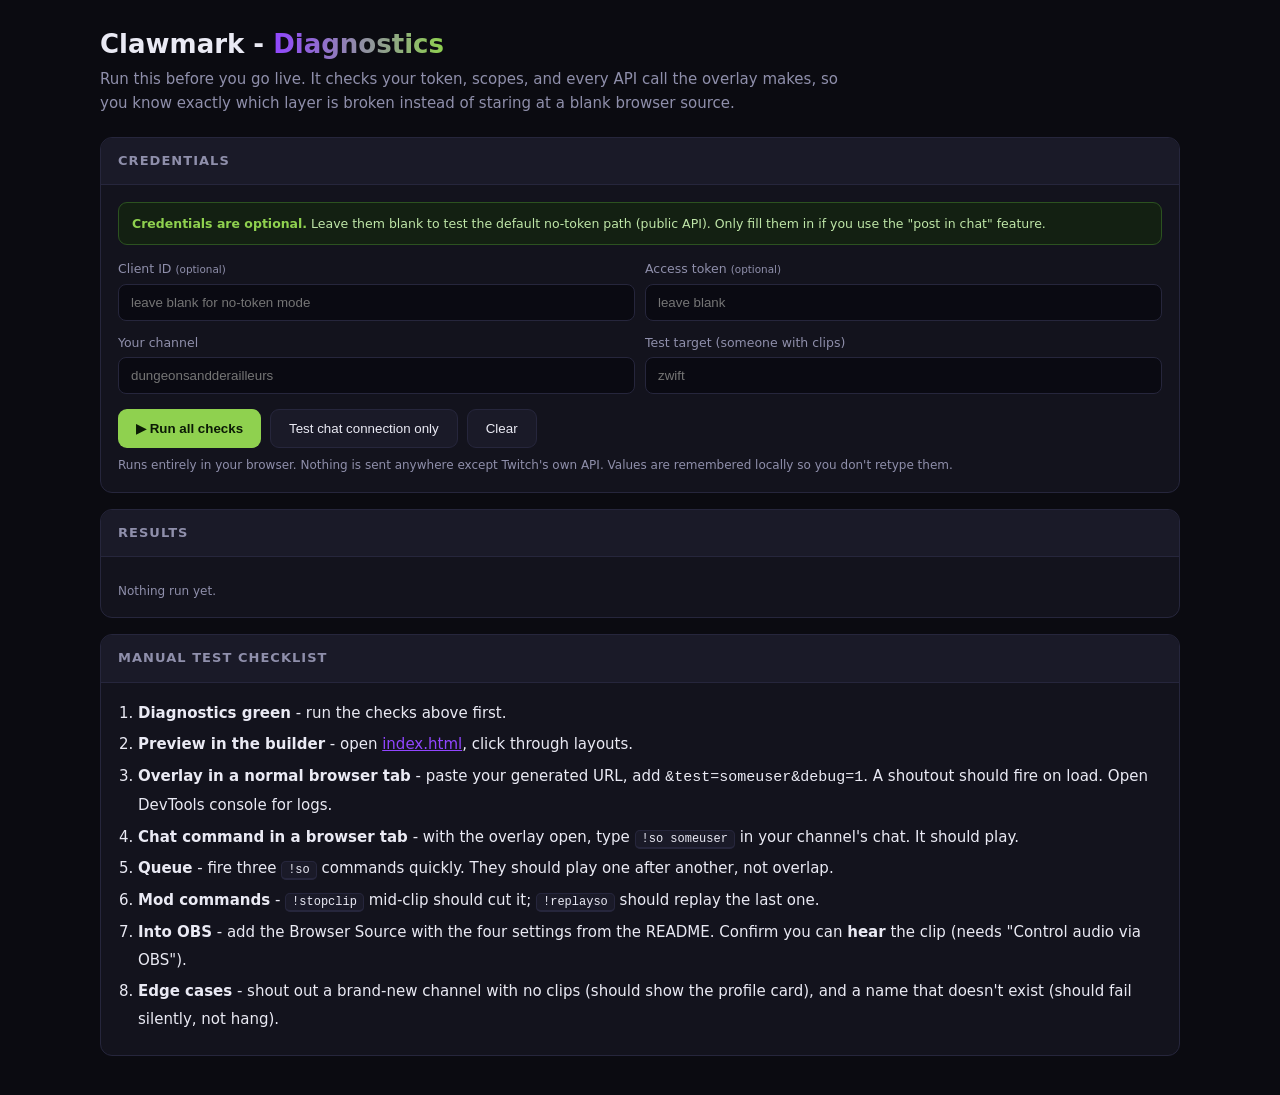
<file: test.html>
<!DOCTYPE html>
<html lang="en">
<head>
<meta charset="utf-8">
<meta name="viewport" content="width=device-width,initial-scale=1">
<title>Clawmark - Diagnostics</title>
<link rel="icon" href="favicon.ico" sizes="any">
<link rel="icon" type="image/png" href="assets/brand/icon-32.png" sizes="32x32">
<link rel="apple-touch-icon" href="assets/brand/icon-180.png">
<meta name="theme-color" content="#08192a">
<meta name="author" content="Hardclaws">
<meta property="og:title" content="Clawmark - Twitch Shoutout Overlay">
<meta property="og:description" content="138 hand-designed shoutout layouts for OBS. No access token required. By Hardclaws.">
<meta property="og:image" content="assets/brand/social-preview.png">
<meta property="og:type" content="website">
<meta name="twitter:card" content="summary_large_image">
<style>
  *{box-sizing:border-box}
  :root{--b:#0b0b11;--s:#13131d;--s2:#1a1a28;--l:#26263c;--t:#eaeaf4;--td:#8f8fab;
    --a:#9146ff;--g:#8fd14f;--r:#ff5f5f;--y:#f0c04a}
  body{margin:0;background:var(--b);color:var(--t);
    font:15px/1.55 "Inter","Segoe UI",system-ui,sans-serif;padding:24px}
  .wrap{max-width:1080px;margin:0 auto}
  h1{margin:0 0 4px;font-size:26px}
  h1 span{background:linear-gradient(90deg,var(--a),var(--g));-webkit-background-clip:text;
    background-clip:text;color:transparent}
  .lede{color:var(--td);margin:0 0 22px;max-width:760px}
  .panel{background:var(--s);border:1px solid var(--l);border-radius:12px;margin-bottom:16px;overflow:hidden}
  .panel h2{margin:0;padding:13px 17px;font-size:13px;letter-spacing:.08em;text-transform:uppercase;
    color:var(--td);background:var(--s2);border-bottom:1px solid var(--l)}
  .in{padding:17px}
  label{display:block;font-size:12.5px;color:var(--td);margin:12px 0 5px}
  label:first-child{margin-top:0}
  input{width:100%;background:#0a0a12;border:1px solid var(--l);color:var(--t);
    border-radius:8px;padding:10px 12px;font:14px inherit}
  input:focus{outline:0;border-color:var(--a)}
  .row{display:flex;gap:10px}.row>*{flex:1}
  .btn{background:var(--a);border:0;color:#fff;font:600 14px inherit;padding:11px 18px;
    border-radius:9px;cursor:pointer}
  .btn:hover{filter:brightness(1.12)}
  .btn.sec{background:var(--s2);border:1px solid var(--l);color:var(--t)}
  .btn.g{background:var(--g);color:#0b1a05;font-weight:700}
  .btn:disabled{opacity:.5;cursor:default}
  .res{margin-top:14px}
  .chk{display:flex;gap:11px;padding:11px 13px;border-radius:9px;background:#0a0a12;
    border:1px solid var(--l);margin-bottom:8px;align-items:flex-start}
  .chk .ico{flex:0 0 22px;font-size:17px;line-height:1.3}
  .chk.ok{border-color:#2c5220}.chk.ok .ico{color:var(--g)}
  .chk.bad{border-color:#5a2323}.chk.bad .ico{color:var(--r)}
  .chk.warn{border-color:#5a4718}.chk.warn .ico{color:var(--y)}
  .chk.run{border-color:var(--l)}.chk .ico.spin{color:var(--td)}
  .chk b{display:block;font-size:13.5px}
  .chk small{display:block;color:var(--td);font-size:12px;margin-top:3px;line-height:1.5}
  .chk code{background:#15151f;padding:1px 5px;border-radius:4px;font-size:11.5px;color:var(--g);
    word-break:break-all}
  pre{background:#07070d;border:1px solid var(--l);border-radius:8px;padding:11px;
    font:11.5px/1.5 ui-monospace,Consolas,monospace;color:var(--td);overflow:auto;max-height:230px;margin:8px 0 0}
  .hint{font-size:12px;color:var(--td);margin-top:8px}
  a{color:var(--a)}
  ol{margin:0;padding-left:20px;line-height:1.85}
  ol li{margin-bottom:4px}
  .kbd{background:var(--s2);border:1px solid var(--l);border-bottom-width:2px;border-radius:5px;
    padding:1px 6px;font-size:12px;font-family:monospace}
</style>
</head>
<body><div class="wrap">

<h1>Clawmark - <span>Diagnostics</span></h1>
<p class="lede">Run this before you go live. It checks your token, scopes, and every API call
the overlay makes, so you know exactly which layer is broken instead of staring at a blank
browser source.</p>

<div class="panel">
  <h2>Credentials</h2>
  <div class="in">
    <div style="background:#132012;border:1px solid #2c5220;border-radius:9px;padding:11px 13px;
         font-size:12.5px;color:#bfe6a8;margin-bottom:14px">
      <b style="color:var(--g)">Credentials are optional.</b> Leave them blank to test the
      default no-token path (public API). Only fill them in if you use the "post in chat" feature.
    </div>
    <div class="row">
      <div><label>Client ID <small style="color:var(--td)">(optional)</small></label>
        <input id="cid" placeholder="leave blank for no-token mode"></div>
      <div><label>Access token <small style="color:var(--td)">(optional)</small></label>
        <input id="tok" type="password" placeholder="leave blank"></div>
    </div>
    <div class="row" style="margin-top:12px">
      <div><label>Your channel</label><input id="chan" placeholder="dungeonsandderailleurs"></div>
      <div><label>Test target (someone with clips)</label><input id="target" placeholder="zwift"></div>
    </div>
    <div style="margin-top:15px;display:flex;gap:9px;flex-wrap:wrap">
      <button class="btn g" id="run">▶ Run all checks</button>
      <button class="btn sec" id="chatonly">Test chat connection only</button>
      <button class="btn sec" id="clear">Clear</button>
    </div>
    <div class="hint">Runs entirely in your browser. Nothing is sent anywhere except Twitch's own API.
    Values are remembered locally so you don't retype them.</div>
  </div>
</div>

<div class="panel">
  <h2>Results</h2>
  <div class="in"><div id="out"><div class="hint">Nothing run yet.</div></div></div>
</div>

<div class="panel">
  <h2>Manual test checklist</h2>
  <div class="in">
    <ol>
      <li><b>Diagnostics green</b> - run the checks above first.</li>
      <li><b>Preview in the builder</b> - open <a href="index.html">index.html</a>, click through layouts.</li>
      <li><b>Overlay in a normal browser tab</b> - paste your generated URL, add
        <code>&amp;test=someuser&amp;debug=1</code>. A shoutout should fire on load.
        Open DevTools console for logs.</li>
      <li><b>Chat command in a browser tab</b> - with the overlay open, type
        <span class="kbd">!so someuser</span> in your channel's chat. It should play.</li>
      <li><b>Queue</b> - fire three <span class="kbd">!so</span> commands quickly. They should
        play one after another, not overlap.</li>
      <li><b>Mod commands</b> - <span class="kbd">!stopclip</span> mid-clip should cut it;
        <span class="kbd">!replayso</span> should replay the last one.</li>
      <li><b>Into OBS</b> - add the Browser Source with the four settings from the README.
        Confirm you can <b>hear</b> the clip (needs "Control audio via OBS").</li>
      <li><b>Edge cases</b> - shout out a brand-new channel with no clips (should show the
        profile card), and a name that doesn't exist (should fail silently, not hang).</li>
    </ol>
  </div>
</div>

</div>

<script src="src/twitch.js"></script>
<script>
const $=id=>document.getElementById(id);
const out=$('out');
let rows={};

function row(key,title,state,detail,extra){
  let el=rows[key];
  if(!el){el=document.createElement('div');el.className='chk';out.appendChild(el);rows[key]=el;}
  const ico={ok:'✓',bad:'✕',warn:'!',run:'⋯'}[state]||'⋯';
  el.className='chk '+state;
  el.innerHTML=`<div class="ico${state==='run'?' spin':''}">${ico}</div><div style="flex:1;min-width:0">
    <b>${title}</b>${detail?`<small>${detail}</small>`:''}${extra||''}</div>`;
  return el;
}
function reset(){out.innerHTML='';rows={};}

const save=()=>['cid','tok','chan','target'].forEach(k=>{
  try{localStorage.setItem('so-diag-'+k,$(k).value)}catch(e){}});
['cid','tok','chan','target'].forEach(k=>{
  try{const v=localStorage.getItem('so-diag-'+k);if(v)$(k).value=v}catch(e){}
  $(k).addEventListener('input',save);
});

$('clear').onclick=()=>{reset();out.innerHTML='<div class="hint">Cleared.</div>';};

/* ---------------- public (no-token) checks ---------------- */
async function publicChecks(target, chan){
  const g = Twitch.Gql();

  row('p1','Reaching Twitch public API…','run');
  let u=null;
  try{
    u = await g.user(target, {limit:40});
  }catch(e){
    row('p1','Public API unreachable','bad',
      'Error: '+e.message+'. Check your connection, or an extension/adblocker may be blocking gql.twitch.tv.');
    return;
  }
  if(!u){
    row('p1','User not found','bad',`No Twitch channel named <code>${target}</code>. Check the spelling.`);
    return;
  }
  row('p1','Public API works - no token needed','ok',
    `Resolved <b>${u.displayName}</b> (id ${u.id}).`);

  const bits=[];
  if(u.profileImageURL) bits.push('avatar');
  if(u.description) bits.push('bio');
  if(u.createdAt) bits.push('account age');
  if(u.roles && (u.roles.isPartner||u.roles.isAffiliate)) bits.push('badge');
  row('p2','Profile fields','ok', bits.length?`Got: ${bits.join(', ')}.`:'Sparse profile - layouts will hide empty fields.');

  const fol = u.followers && u.followers.totalCount;
  row('p3','Follower count', typeof fol==='number'?'ok':'warn',
    typeof fol==='number'
      ? `<b>${fol.toLocaleString()}</b> followers. The public API returns this for <i>any</i>
         channel - the official Helix API does not.`
      : 'Not returned for this channel.');

  const lb=u.lastBroadcast||{};
  row('p4','Category & title', (lb.game||lb.title)?'ok':'warn',
    `${(lb.game&&lb.game.name)||'(no category)'} - ${lb.title||'(no title)'}` +
    (u.stream?' · <b>LIVE right now</b>':' · currently offline'));

  const edges=(u.clips&&u.clips.edges)||[];
  if(!edges.length){
    row('p5','No clips','warn',
      `<code>${target}</code> has no clips, so the overlay will show the profile card instead.
       Try a channel that has clips to test video playback.`);
    return;
  }
  const node=edges[0].node;
  row('p5','Clips found','ok',
    `<b>${edges.length}</b> clips. Newest by views: “${node.title}” · ${node.durationSeconds}s
     · ${node.viewCount.toLocaleString()} views · by ${(node.curator&&node.curator.displayName)||'?'}`);

  row('p6','Getting signed video URL…','run');
  let src=null;
  try{ src = await g.clipSource(node.slug, 1080); }
  catch(e){ row('p6','Could not get clip video URL','bad','Error: '+e.message); return; }
  if(!src){ row('p6','No playable video for that clip','bad','Twitch returned no video qualities.'); return; }
  row('p6','Signed video URL obtained','run',`<code>${src.slice(0,90)}…</code>`);

  await new Promise(res=>{
    const v=document.createElement('video'); v.muted=true; v.preload='metadata'; v.src=src;
    const to=setTimeout(()=>{ row('p6','Clip video timed out','warn',
      'Could not load within 10s - slow network, or something is blocking the CDN.'); res(); },10000);
    v.onloadedmetadata=()=>{clearTimeout(to);
      row('p6','Clip video plays','ok',
        `${v.videoWidth}×${v.videoHeight}, ${v.duration.toFixed(1)}s.
         <br><b>This is the most important check - clip playback works with no credentials.</b>`);
      res();};
    v.onerror=()=>{clearTimeout(to);
      row('p6','Clip video failed to load','bad',
        'The signed URL did not play. An adblocker or network policy may be blocking the Twitch CDN.');
      res();};
  });
}

/* ---------------- main run ---------------- */
$('run').onclick=async()=>{
  reset(); save();
  const cid=$('cid').value.trim(), tok=$('tok').value.trim().replace(/^oauth:/,'');
  const chan=$('chan').value.trim().toLowerCase();
  const target=($('target').value.trim()||'zwift').toLowerCase();
  $('run').disabled=true;

  if(!cid||!tok){
    row('mode','Testing no-token mode','ok',
      'No credentials entered - checking the public API path the overlay uses by default.');
    await publicChecks(target, chan);
    $('run').disabled=false; return;
  }
  row('mode','Testing with credentials','ok',
    'Also running the public API checks, since that is still the primary data source.');
  await publicChecks(target, chan);

  /* 1. token validity + scopes */
  row('val','Validating token…','run');
  let v=null;
  try{
    const r=await fetch('https://id.twitch.tv/oauth2/validate',{headers:{Authorization:'OAuth '+tok}});
    if(!r.ok){
      row('val','Token is invalid or expired','bad',
        `Twitch returned ${r.status}. Generate a new token and try again.`);
      $('run').disabled=false; return;
    }
    v=await r.json();
    const days=Math.floor(v.expires_in/86400), hrs=Math.floor(v.expires_in/3600);
    const expSoon=v.expires_in<86400;
    row('val','Token is valid',expSoon?'warn':'ok',
      `Logged in as <b>${v.login}</b> · expires in ${days>1?days+' days':hrs+' hours'}` +
      (expSoon?' - <b>this will expire soon, regenerate before your next stream.</b>':''));

    if(v.client_id!==cid){
      row('cidm','Client ID mismatch','bad',
        `Your token was issued to client <code>${v.client_id}</code> but you entered
         <code>${cid}</code>. Helix calls will fail with 401. Use the Client ID of the app
         that generated this token.`);
    } else {
      row('cidm','Client ID matches the token','ok');
    }

    const sc=v.scopes||[];
    row('sc','Scopes', sc.length?'ok':'warn',
      sc.length?`<code>${sc.join('</code> <code>')}</code>`:'No scopes - profile and clips still work.');
    row('scf','Follower counts', sc.includes('moderator:read:followers')?'ok':'warn',
      sc.includes('moderator:read:followers')
        ? 'Scope present. Note Twitch still only returns counts for channels you moderate - the stat auto-hides elsewhere.'
        : 'Missing <code>moderator:read:followers</code>. Follower counts will be hidden on every layout. That is fine unless you want that stat.');
    row('scc','Chat message posting', sc.includes('user:write:chat')?'ok':'warn',
      sc.includes('user:write:chat')
        ? 'Scope present - the "post in chat" option will work.'
        : 'Missing <code>user:write:chat</code>. Only needed if you enable posting a shoutout message in chat.');
  }catch(e){
    row('val','Could not reach Twitch','bad',
      'Network or CORS error: '+e.message+'. Check your internet connection.');
    $('run').disabled=false; return;
  }

  const api=Twitch.Api(cid,tok);

  /* 2. your own channel */
  if(chan){
    row('own','Looking up your channel…','run');
    try{
      const u=await api.user(chan);
      if(u) row('own','Your channel resolves','ok',
        `<b>${u.display_name}</b> · id ${u.id} · created ${new Date(u.created_at).toLocaleDateString()}`);
      else row('own','Your channel was not found','bad',
        `No Twitch user named <code>${chan}</code>. Check the spelling - use your login name, not your display name.`);
    }catch(e){ row('own','Channel lookup failed','bad',e.message); }
  }

  /* 3. target user */
  row('u','Looking up test target…','run');
  let user=null;
  try{
    user=await api.user(target);
    if(!user){
      row('u','Test target not found','bad',`No user named <code>${target}</code>.`);
      $('run').disabled=false; return;
    }
    row('u','Test target resolves','ok',
      `<b>${user.display_name}</b> · ${user.broadcaster_type||'normal'} · id ${user.id}`);
  }catch(e){
    row('u','Helix /users failed','bad',
      e.message+(String(e.message).includes('401')
        ? ' - this almost always means the Client ID does not match the token.':''));
    $('run').disabled=false; return;
  }

  /* 4. profile fields */
  const missing=[];
  if(!user.description) missing.push('bio');
  if(!user.profile_image_url) missing.push('avatar');
  row('prof','Profile fields', missing.length?'warn':'ok',
    missing.length?`Missing: ${missing.join(', ')}. Layouts will hide these rather than show blanks.`
    :'Avatar and bio both present.');

  /* 5. channel + stream */
  try{
    const [ch,st]=await Promise.all([api.channel(user.id),api.stream(user.id)]);
    row('ch','Channel info', ch?'ok':'warn',
      ch?`Category: <b>${ch.game_name||'(none)'}</b> · Title: ${ch.title||'(none)'} · Lang: ${ch.broadcaster_language||'?'}`
        :'No channel data returned.');
    row('st','Live status','ok', st?`<b>LIVE</b> now - ${st.viewer_count} viewers`:'Currently offline (the overlay handles both).');
  }catch(e){ row('ch','Channel/stream lookup failed','bad',e.message); }

  /* 6. followers */
  row('fol','Checking follower count…','run');
  const f=await api.followers(user.id);
  row('fol','Follower count', f!=null?'ok':'warn',
    f!=null?`<b>${f.toLocaleString()}</b> followers - this stat will display.`
      :`Not returned for <code>${target}</code>. Twitch restricts this to channels you moderate,
        so the layouts will hide the stat. Expected behaviour for most shoutouts.`);

  /* 7. clips - the big one */
  row('cl','Fetching clips…','run');
  try{
    const clips=await api.clips(user.id,{});
    if(!clips.length){
      row('cl','No clips found','warn',
        `<code>${target}</code> has no clips. The overlay will fall back to the profile card
         (if "use profile image" is on). Try a channel that definitely has clips.`);
    } else {
      const featured=clips.filter(c=>c.is_featured).length;
      const picked=Twitch.pickClip(clips,{maxDuration:60});
      const mp4=Twitch.clipMp4(picked);
      row('cl','Clips found','ok',
        `<b>${clips.length}</b> clips (${featured} featured). Picked: “${picked.title}”
         · ${Math.round(picked.duration)}s · ${picked.view_count.toLocaleString()} views
         · by ${picked.creator_name}`);

      if(!mp4){
        row('mp4','Could not derive clip video URL','bad',
          `Thumbnail did not match the expected pattern:<pre>${picked.thumbnail_url}</pre>
           Twitch may have changed their CDN format - please open a GitHub issue.`);
      } else {
        row('mp4','Clip video URL derived','run',`<code>${mp4}</code>`);
        /* actually try to play it - this is the real test */
        await new Promise(res=>{
          const vid=document.createElement('video');
          vid.muted=true; vid.preload='metadata'; vid.src=mp4;
          const to=setTimeout(()=>{
            row('mp4','Clip video timed out','warn',
              `Could not load metadata within 8s. Might be slow network, or the CDN blocked the
               request. Try the direct link: <a href="${mp4}" target="_blank">open clip mp4</a>`);
            res();
          },8000);
          vid.onloadedmetadata=()=>{clearTimeout(to);
            row('mp4','Clip video loads and is playable','ok',
              `Resolution ${vid.videoWidth}×${vid.videoHeight} · duration ${vid.duration.toFixed(1)}s.
               <br>This is the single most important check - clip playback works.`);
            res();};
          vid.onerror=()=>{clearTimeout(to);
            row('mp4','Clip video failed to load','bad',
              `The derived URL did not play. <a href="${mp4}" target="_blank">Try opening it directly</a>.
               If it plays in a tab but not here, it is a CORS/adblock issue in this browser.`);
            res();};
        });
      }

      /* date-range behaviour */
      const recent=await api.clips(user.id,{days:30});
      row('dr','Date range filter','ok',
        `Last 30 days: <b>${recent.length}</b> clips.` +
        (recent.length?'':' The overlay falls back to all-time when a range returns nothing.'));
    }
  }catch(e){ row('cl','Clip lookup failed','bad',e.message); }

  /* 8. summary */
  const bad=out.querySelectorAll('.chk.bad').length;
  const warn=out.querySelectorAll('.chk.warn').length;
  const el=document.createElement('div');
  el.className='chk '+(bad?'bad':warn?'warn':'ok');
  el.style.marginTop='14px';
  el.innerHTML=`<div class="ico">${bad?'✕':warn?'!':'✓'}</div><div><b>${
    bad?`${bad} blocking problem${bad>1?'s':''} found`
      :warn?`Ready to use - ${warn} note${warn>1?'s':''} above`
      :'All checks passed'}</b><small>${
    bad?'Fix the red items above before testing in OBS.'
      :'Next: open your overlay URL in a browser tab with <code>&amp;test='+target+'&amp;debug=1</code> appended.'
  }</small></div>`;
  out.appendChild(el);
  $('run').disabled=false;
};

/* ---------------- chat-only test ---------------- */
$('chatonly').onclick=()=>{
  reset(); save();
  const chan=$('chan').value.trim().toLowerCase();
  if(!chan){ row('c','Enter your channel name first','bad'); return; }
  row('c','Connecting to #'+chan+'…','run','Anonymous IRC - no token needed for reading chat.');
  let got=0;
  const c=Twitch.Chat(chan,{
    onOpen:()=>row('c','Connected to #'+chan,'ok',
      `Now type <span class="kbd">!so someuser</span> or any message in your chat -
       it should appear below within a second or two.`),
    onMessage:(m)=>{
      got++;
      const isCmd=m.text.trim().startsWith('!');
      row('m'+got, (isCmd?'⌘ command: ':'')+m.displayName+': '+m.text, isCmd?'ok':'run',
        `mod:${m.isMod} · vip:${m.isVip} · sub:${m.isSub} · broadcaster:${m.isBroadcaster}`);
    },
    onClose:()=>row('cc','Chat disconnected','warn','It will auto-reconnect with backoff.'),
  });
  setTimeout(()=>{
    if(!got) row('none','No chat messages seen yet','warn',
      `Connected fine, but nothing has been said in #${chan}. Type something in your own
       chat to confirm the listener works.`);
  },12000);
};
</script>
</body>
</html>
</file>
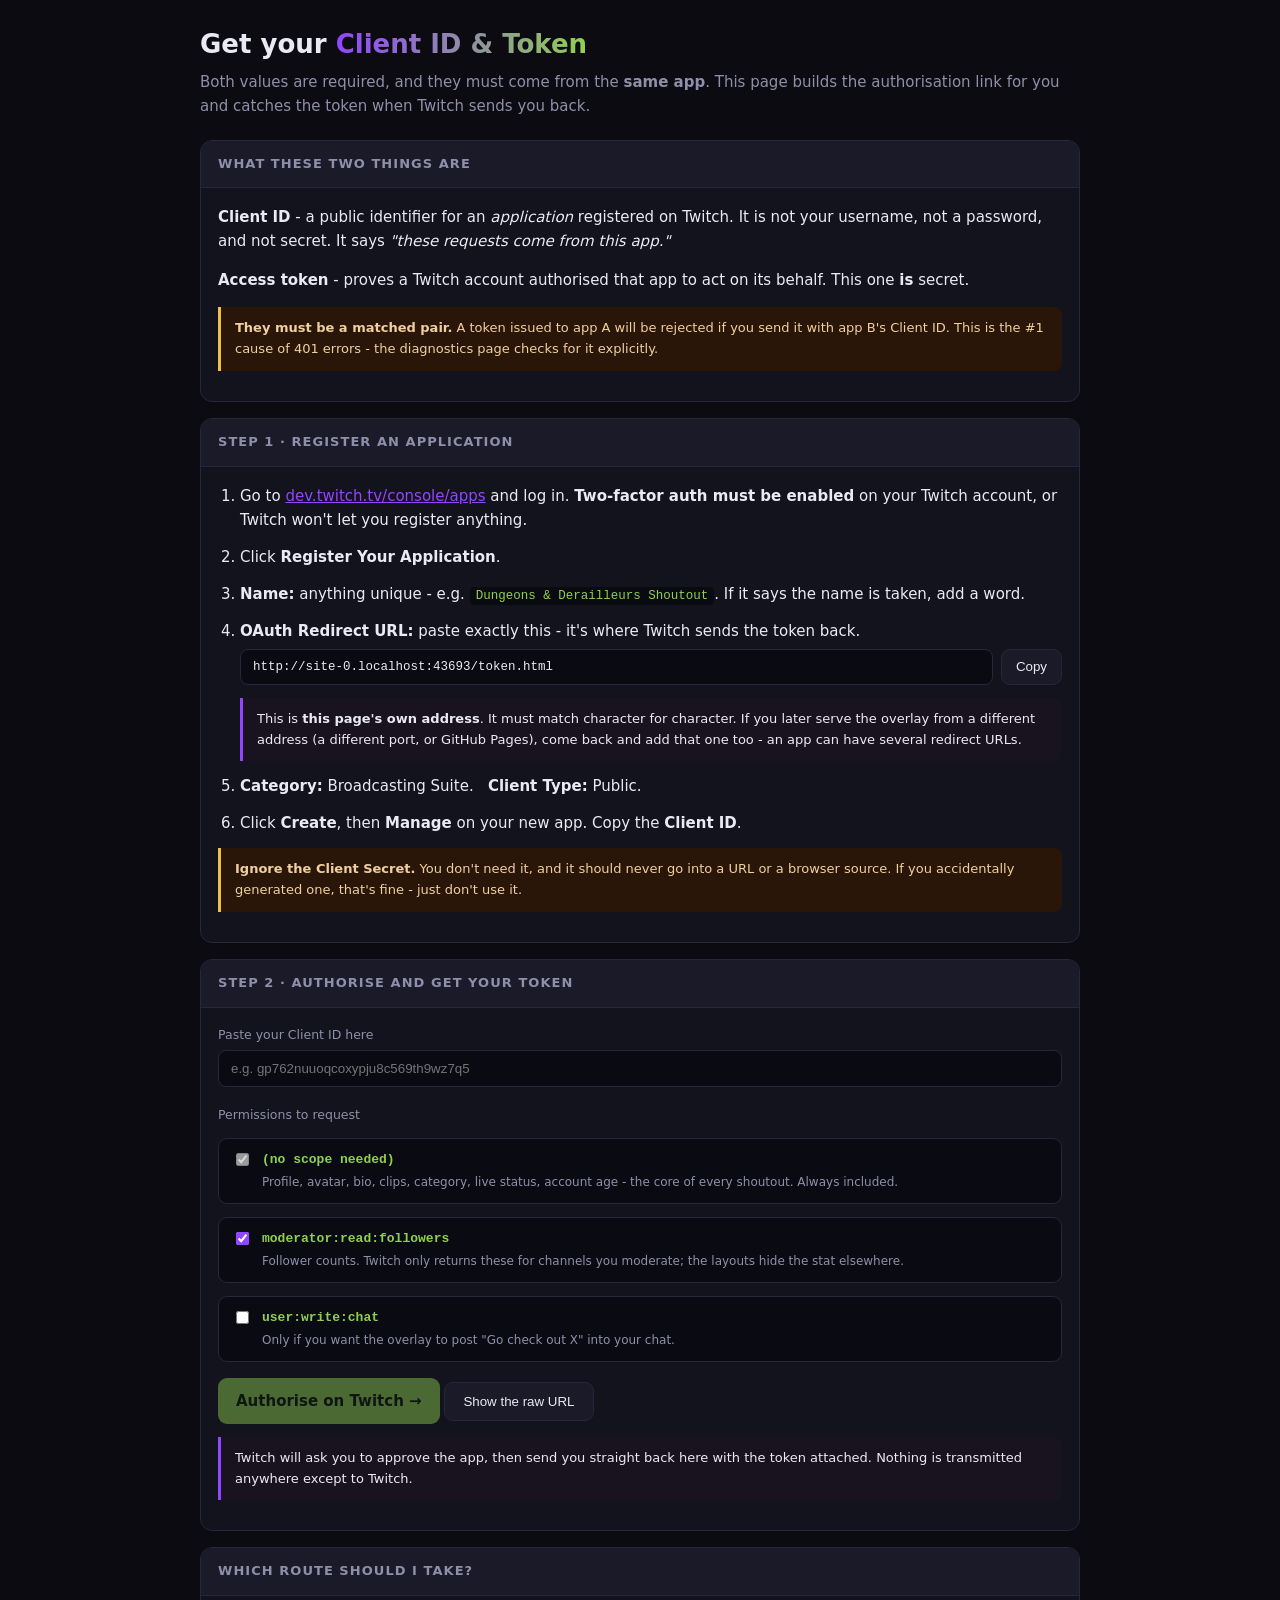
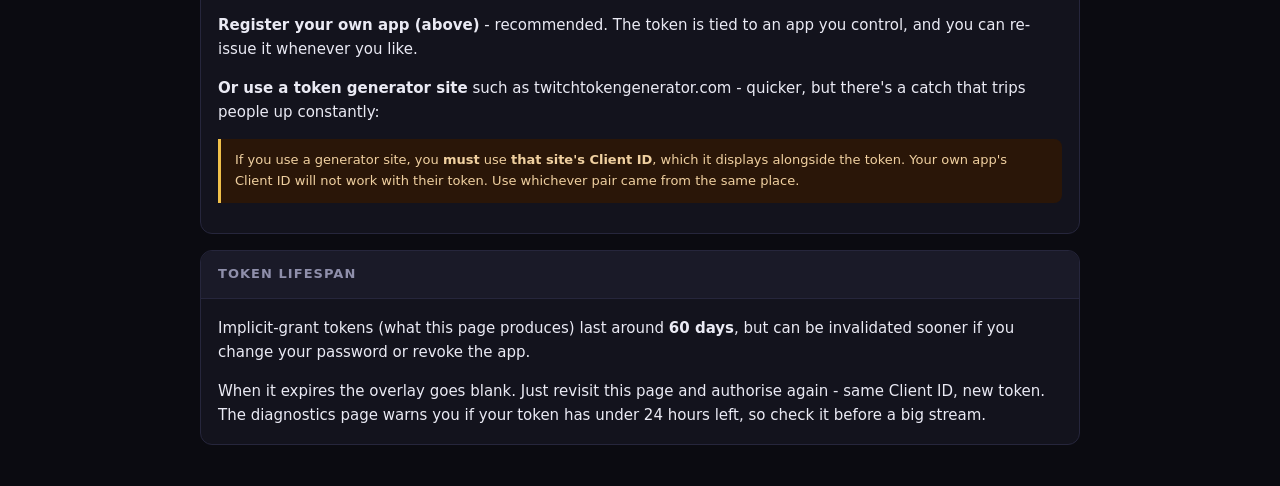
<file: token.html>
<!DOCTYPE html>
<html lang="en">
<head>
<meta charset="utf-8">
<meta name="viewport" content="width=device-width,initial-scale=1">
<title>Clawmark - Get Client ID &amp; Token</title>
<link rel="icon" href="favicon.ico" sizes="any">
<link rel="icon" type="image/png" href="assets/brand/icon-32.png" sizes="32x32">
<link rel="apple-touch-icon" href="assets/brand/icon-180.png">
<meta name="theme-color" content="#08192a">
<meta name="author" content="Hardclaws">
<meta property="og:title" content="Clawmark - Twitch Shoutout Overlay">
<meta property="og:description" content="138 hand-designed shoutout layouts for OBS. No access token required. By Hardclaws.">
<meta property="og:image" content="assets/brand/social-preview.png">
<meta property="og:type" content="website">
<meta name="twitter:card" content="summary_large_image">
<style>
  *{box-sizing:border-box}
  :root{--b:#0b0b11;--s:#13131d;--s2:#1a1a28;--l:#26263c;--t:#eaeaf4;--td:#8f8fab;
    --a:#9146ff;--g:#8fd14f;--y:#f0c04a;--r:#ff5f5f}
  body{margin:0;background:var(--b);color:var(--t);
    font:15px/1.6 "Inter","Segoe UI",system-ui,sans-serif;padding:24px}
  .wrap{max-width:880px;margin:0 auto}
  h1{margin:0 0 4px;font-size:26px}
  h1 span{background:linear-gradient(90deg,var(--a),var(--g));-webkit-background-clip:text;
    background-clip:text;color:transparent}
  .lede{color:var(--td);margin:0 0 22px}
  .panel{background:var(--s);border:1px solid var(--l);border-radius:12px;margin-bottom:16px;overflow:hidden}
  .panel h2{margin:0;padding:13px 17px;font-size:13px;letter-spacing:.08em;text-transform:uppercase;
    color:var(--td);background:var(--s2);border-bottom:1px solid var(--l)}
  .in{padding:17px}
  label{display:block;font-size:12.5px;color:var(--td);margin:13px 0 5px}
  label:first-child{margin-top:0}
  input{width:100%;background:#0a0a12;border:1px solid var(--l);color:var(--t);
    border-radius:8px;padding:10px 12px;font:14px inherit}
  input:focus{outline:0;border-color:var(--a)}
  .btn{background:var(--a);border:0;color:#fff;font:600 14px inherit;padding:11px 18px;
    border-radius:9px;cursor:pointer;text-decoration:none;display:inline-block}
  .btn:hover{filter:brightness(1.12)}
  .btn.sec{background:var(--s2);border:1px solid var(--l);color:var(--t)}
  .btn.g{background:var(--g);color:#0b1a05;font-weight:700}
  .btn.dis{opacity:.45;pointer-events:none}
  ol{margin:0;padding-left:22px}
  ol li{margin-bottom:13px}
  .copybox{display:flex;gap:8px;align-items:stretch;margin-top:6px}
  .copybox input{font-family:ui-monospace,Consolas,monospace;font-size:12.5px}
  .copybox button{flex:0 0 auto;padding:0 14px}
  code{background:#0a0a12;padding:2px 6px;border-radius:4px;font-size:12.5px;color:var(--g);
    word-break:break-all}
  .note{background:#191320;border-left:3px solid var(--a);border-radius:0 8px 8px 0;
    padding:11px 14px;font-size:13px;margin:13px 0}
  .warn{background:#2a1608;border-left:3px solid var(--y);border-radius:0 8px 8px 0;
    padding:11px 14px;font-size:13px;margin:13px 0;color:#f0d0a0}
  .ok{background:#132012;border-left:3px solid var(--g);border-radius:0 8px 8px 0;
    padding:11px 14px;font-size:13px;margin:13px 0}
  .sc{display:flex;gap:10px;align-items:flex-start;padding:11px 13px;background:#0a0a12;
    border:1px solid var(--l);border-radius:9px;margin-bottom:8px;cursor:pointer}
  .sc input{width:auto;margin-top:3px;accent-color:var(--a);flex:0 0 auto}
  .sc b{display:block;font-size:13px;font-family:ui-monospace,monospace;color:var(--g)}
  .sc small{display:block;color:var(--td);font-size:12px;margin-top:2px}
  a{color:var(--a)}
  .big{font-size:17px;font-weight:600}
</style>
</head>
<body><div class="wrap">

<h1>Get your <span>Client ID &amp; Token</span></h1>
<p class="lede">Both values are required, and they must come from the <b>same app</b>.
This page builds the authorisation link for you and catches the token when Twitch sends you back.</p>

<div id="gotit" style="display:none"></div>

<div class="panel">
  <h2>What these two things are</h2>
  <div class="in">
    <p style="margin-top:0"><b>Client ID</b> - a public identifier for an <i>application</i> registered
    on Twitch. It is not your username, not a password, and not secret. It says
    <i>"these requests come from this app."</i></p>
    <p><b>Access token</b> - proves a Twitch account authorised that app to act on its behalf.
    This one <b>is</b> secret.</p>
    <div class="warn"><b>They must be a matched pair.</b> A token issued to app A will be rejected
    if you send it with app B's Client ID. This is the #1 cause of 401 errors - the diagnostics
    page checks for it explicitly.</div>
  </div>
</div>

<div class="panel">
  <h2>Step 1 · Register an application</h2>
  <div class="in">
    <ol>
      <li>Go to <a href="https://dev.twitch.tv/console/apps" target="_blank" rel="noopener">dev.twitch.tv/console/apps</a>
        and log in. <b>Two-factor auth must be enabled</b> on your Twitch account, or Twitch won't
        let you register anything.</li>
      <li>Click <b>Register Your Application</b>.</li>
      <li><b>Name:</b> anything unique - e.g. <code>Dungeons &amp; Derailleurs Shoutout</code>.
        If it says the name is taken, add a word.</li>
      <li><b>OAuth Redirect URL:</b> paste exactly this - it's where Twitch sends the token back.
        <div class="copybox">
          <input id="redir" readonly>
          <button class="btn sec" onclick="cp('redir',this)">Copy</button>
        </div>
        <div class="note" style="margin-bottom:0">This is <b>this page's own address</b>. It must
        match character for character. If you later serve the overlay from a different address
        (a different port, or GitHub Pages), come back and add that one too - an app can have
        several redirect URLs.</div>
      </li>
      <li><b>Category:</b> Broadcasting Suite. &nbsp; <b>Client Type:</b> Public.</li>
      <li>Click <b>Create</b>, then <b>Manage</b> on your new app. Copy the <b>Client ID</b>.</li>
    </ol>
    <div class="warn"><b>Ignore the Client Secret.</b> You don't need it, and it should never go
    into a URL or a browser source. If you accidentally generated one, that's fine - just don't use it.</div>
  </div>
</div>

<div class="panel">
  <h2>Step 2 · Authorise and get your token</h2>
  <div class="in">
    <label>Paste your Client ID here</label>
    <input id="cid" placeholder="e.g. gp762nuuoqcoxypju8c569th9wz7q5" autocomplete="off">

    <label style="margin-top:18px">Permissions to request</label>
    <label class="sc"><input type="checkbox" checked disabled>
      <span><b>(no scope needed)</b><small>Profile, avatar, bio, clips, category, live status,
      account age - the core of every shoutout. Always included.</small></span></label>
    <label class="sc"><input type="checkbox" id="s1" checked>
      <span><b>moderator:read:followers</b><small>Follower counts. Twitch only returns these for
      channels you moderate; the layouts hide the stat elsewhere.</small></span></label>
    <label class="sc"><input type="checkbox" id="s2">
      <span><b>user:write:chat</b><small>Only if you want the overlay to post
      "Go check out X" into your chat.</small></span></label>

    <div style="margin-top:16px">
      <a class="btn g dis" id="go" href="#" target="_self">Authorise on Twitch →</a>
      <button class="btn sec" id="showurl">Show the raw URL</button>
    </div>
    <div id="rawurl" style="display:none"><div class="copybox" style="margin-top:12px">
      <input id="raw" readonly><button class="btn sec" onclick="cp('raw',this)">Copy</button>
    </div></div>

    <div class="note">Twitch will ask you to approve the app, then send you straight back here
    with the token attached. Nothing is transmitted anywhere except to Twitch.</div>
  </div>
</div>

<div class="panel">
  <h2>Which route should I take?</h2>
  <div class="in">
    <p style="margin-top:0"><b>Register your own app (above)</b> - recommended. The token is tied to
    an app you control, and you can re-issue it whenever you like.</p>
    <p><b>Or use a token generator site</b> such as twitchtokengenerator.com - quicker, but there's a
    catch that trips people up constantly:</p>
    <div class="warn">If you use a generator site, you <b>must</b> use <b>that site's Client ID</b>,
    which it displays alongside the token. Your own app's Client ID will not work with their token.
    Use whichever pair came from the same place.</div>
  </div>
</div>

<div class="panel">
  <h2>Token lifespan</h2>
  <div class="in">
    <p style="margin-top:0">Implicit-grant tokens (what this page produces) last around
    <b>60 days</b>, but can be invalidated sooner if you change your password or revoke the app.</p>
    <p style="margin-bottom:0">When it expires the overlay goes blank. Just revisit this page and
    authorise again - same Client ID, new token. The diagnostics page warns you if your token has
    under 24 hours left, so check it before a big stream.</p>
  </div>
</div>

</div>

<script>
const $=id=>document.getElementById(id);

/* the redirect URI is literally this page's own URL, no query/hash */
const REDIRECT = location.origin + location.pathname;
$('redir').value = REDIRECT;

if (location.protocol === 'file:') {
  $('redir').value = 'You must serve this over http - run serve.bat / serve.sh first';
  $('redir').style.color = '#ff5f5f';
}

function cp(id, btn){
  const el = $(id); el.select(); navigator.clipboard.writeText(el.value);
  const o = btn.textContent; btn.textContent = '✓'; setTimeout(()=>btn.textContent = o, 1200);
}

function scopes(){
  const s = [];
  if ($('s1').checked) s.push('moderator:read:followers');
  if ($('s2').checked) s.push('user:write:chat');
  return s.join(' ');
}
function authUrl(){
  const p = new URLSearchParams({
    client_id: $('cid').value.trim(),
    redirect_uri: REDIRECT,
    response_type: 'token',
    scope: scopes(),
  });
  return 'https://id.twitch.tv/oauth2/authorize?' + p.toString();
}
function refresh(){
  const ok = $('cid').value.trim().length > 8 && location.protocol !== 'file:';
  $('go').classList.toggle('dis', !ok);
  $('go').href = ok ? authUrl() : '#';
  $('raw').value = ok ? authUrl() : '';
  try{ localStorage.setItem('so-cid', $('cid').value.trim()); }catch(e){}
}
['cid','s1','s2'].forEach(id => $(id).addEventListener('input', refresh));
$('showurl').onclick = () => {
  const r = $('rawurl'); r.style.display = r.style.display === 'none' ? 'block' : 'none';
};
try{ const v = localStorage.getItem('so-cid'); if(v) $('cid').value = v; }catch(e){}
refresh();

/* ---- catch the token coming back in the URL fragment ----
   Runs on load, and again on hashchange, so the token is never stranded
   if the browser restores the page instead of doing a full navigation. ---- */
addEventListener('hashchange', () => catchToken());
catchToken();

function catchToken(){
  const h = new URLSearchParams(location.hash.slice(1));
  const tok = h.get('access_token');
  const err = h.get('error_description') || h.get('error');

  if (err) {
    $('gotit').style.display = 'block';
    $('gotit').innerHTML = `<div class="panel"><h2>Authorisation failed</h2><div class="in">
      <div class="warn" style="margin-top:0"><b>${err.replace(/\+/g,' ')}</b></div>
      <p style="margin-bottom:0">Most often this means the <b>Redirect URL on your Twitch app
      doesn't exactly match</b> <code>${REDIRECT}</code>. Check for a missing port number,
      http vs https, or a trailing slash.</p></div></div>`;
    return;
  }
  if (!tok) return;

  const cid = (localStorage.getItem('so-cid') || '').trim();
  $('gotit').style.display = 'block';
  $('gotit').innerHTML = `<div class="panel"><h2>Success - here are your two values</h2><div class="in">
    <div class="ok" style="margin-top:0"><b class="big">Copy both into the builder or diagnostics page.</b>
    Keep the token private - treat it like a password.</div>
    <label>Client ID</label>
    <div class="copybox"><input id="outc" readonly value="${cid}">
      <button class="btn sec" onclick="cp('outc',this)">Copy</button></div>
    <label>Access token</label>
    <div class="copybox"><input id="outt" readonly value="${tok}">
      <button class="btn sec" onclick="cp('outt',this)">Copy</button></div>
    <div style="margin-top:16px;display:flex;gap:9px;flex-wrap:wrap">
      <a class="btn g" href="test.html">Test these in diagnostics →</a>
      <a class="btn sec" href="index.html">Go to the builder</a>
    </div>
    <div class="note" style="margin-bottom:0">Clear the address bar after copying - the token is
    sitting in this page's URL.</div>
  </div></div>`;
  history.replaceState(null, '', REDIRECT);
}
</script>
</body>
</html>
</file>
